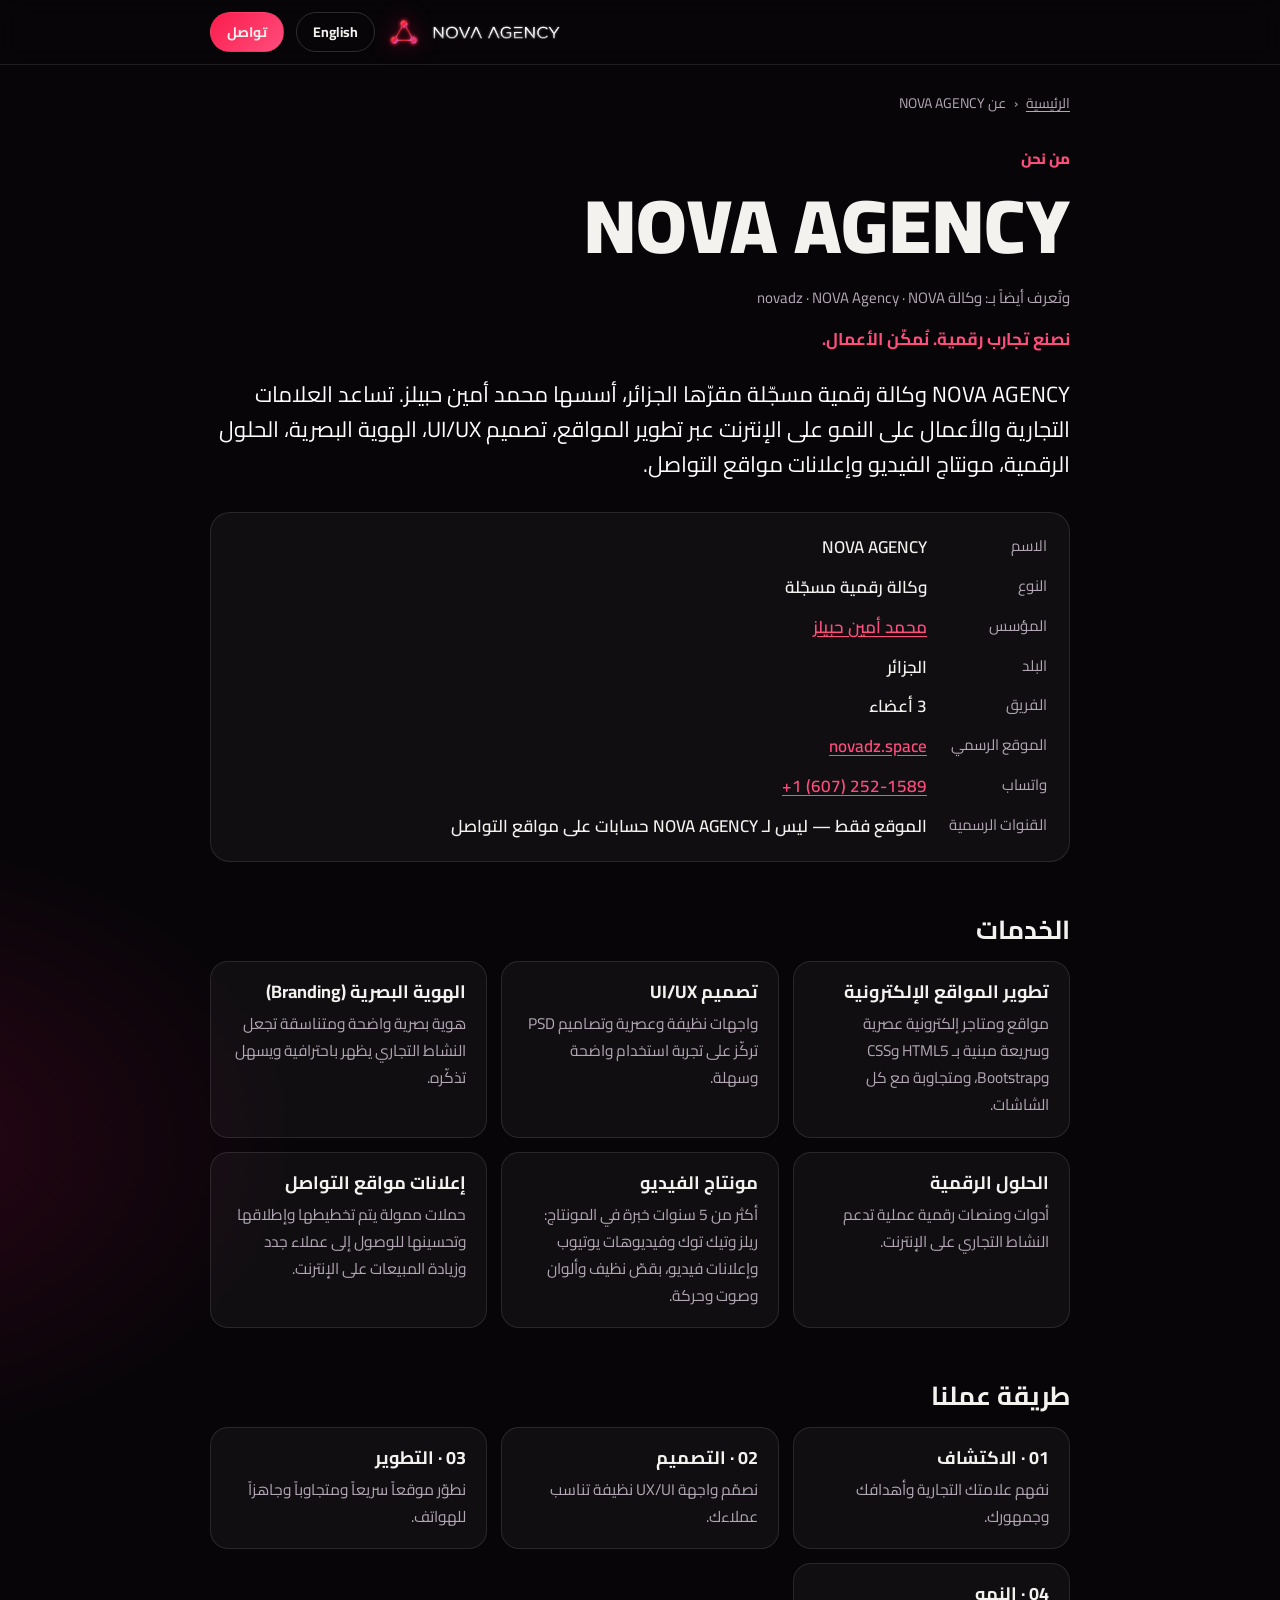
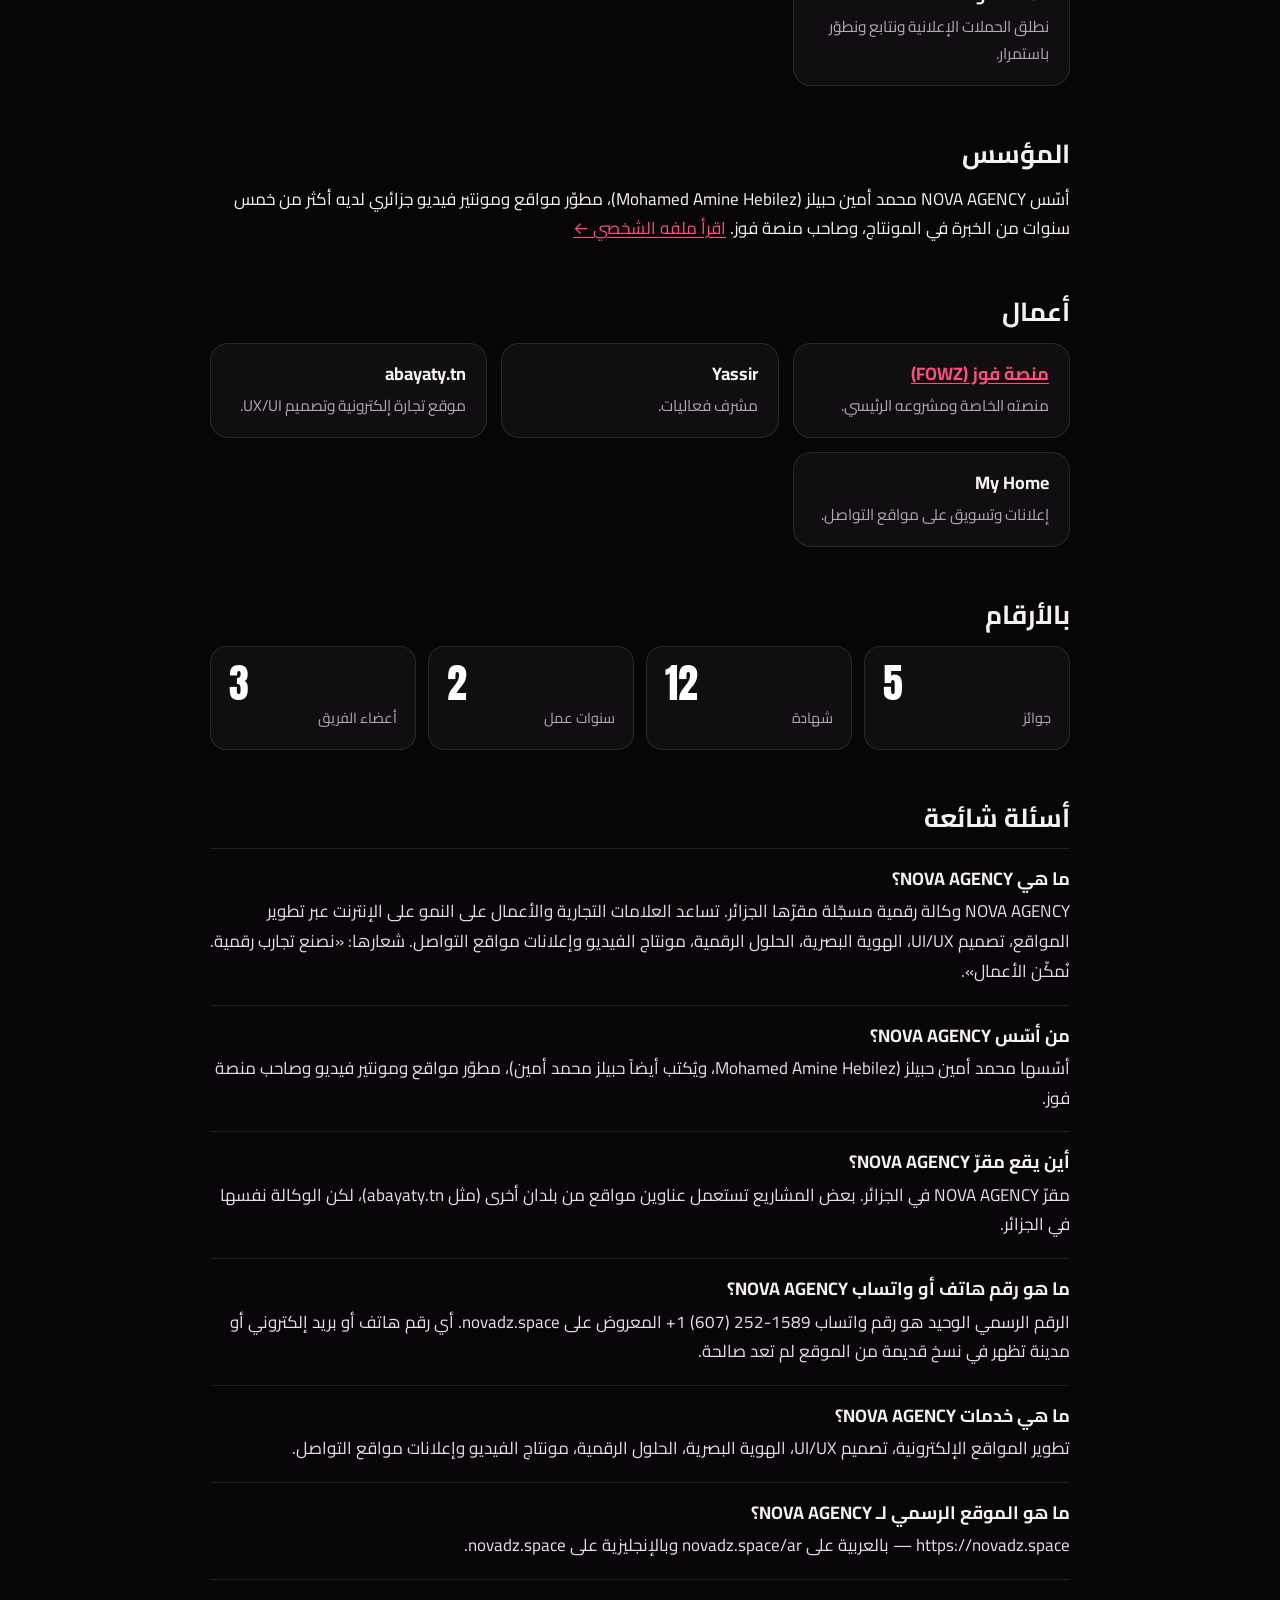
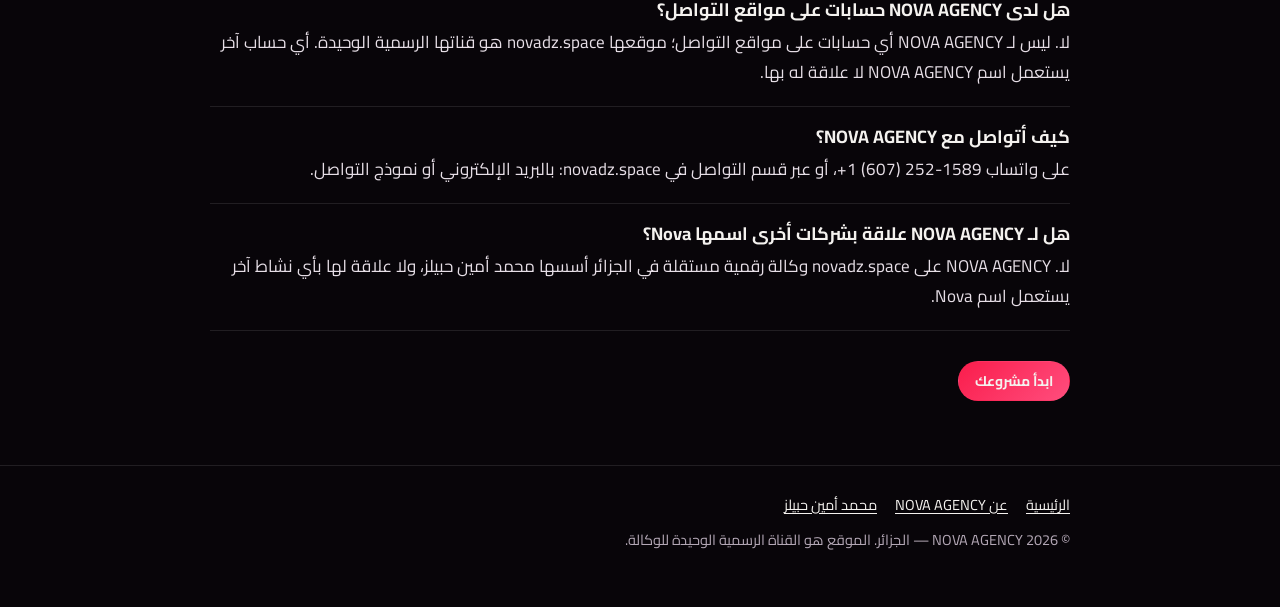
<file: about-ar.html>
<!doctype html>
<html lang="ar" dir="rtl">
<head>
  <meta charset="utf-8">
  <meta name="viewport" content="width=device-width, initial-scale=1, viewport-fit=cover">
  <title>عن NOVA AGENCY — وكالة رقمية في الجزائر</title>
  <meta name="description" content="NOVA AGENCY وكالة رقمية مسجّلة في الجزائر أسسها محمد أمين حبيلز: تطوير المواقع، تصميم UI/UX، الهوية البصرية، الحلول الرقمية، المونتاج والإعلانات.">
  <meta name="robots" content="index, follow, max-image-preview:large, max-snippet:-1">
  <link rel="canonical" href="https://novadz.space/about-ar">
  <link rel="alternate" hreflang="en" href="https://novadz.space/about">
  <link rel="alternate" hreflang="ar" href="https://novadz.space/about-ar">
  <link rel="alternate" hreflang="x-default" href="https://novadz.space/about">
  <meta name="theme-color" content="#080509">
  <meta name="author" content="Mohamed Amine Hebilez">
  <meta property="og:site_name" content="NOVA AGENCY">
  <meta property="og:type" content="website">
  <meta property="og:locale" content="ar_DZ">
  <meta property="og:locale:alternate" content="en_US">
  <meta property="og:title" content="عن NOVA AGENCY — وكالة رقمية في الجزائر">
  <meta property="og:description" content="NOVA AGENCY وكالة رقمية مسجّلة في الجزائر أسسها محمد أمين حبيلز: تطوير المواقع، تصميم UI/UX، الهوية البصرية، الحلول الرقمية، المونتاج والإعلانات.">
  <meta property="og:url" content="https://novadz.space/about-ar">
  <meta property="og:image" content="https://novadz.space/assets/og-image.jpg">
  <meta property="og:image:width" content="1200">
  <meta property="og:image:height" content="630">
  <meta name="twitter:card" content="summary_large_image">
  <meta name="twitter:title" content="عن NOVA AGENCY — وكالة رقمية في الجزائر">
  <meta name="twitter:description" content="NOVA AGENCY وكالة رقمية مسجّلة في الجزائر أسسها محمد أمين حبيلز: تطوير المواقع، تصميم UI/UX، الهوية البصرية، الحلول الرقمية، المونتاج والإعلانات.">
  <meta name="twitter:image" content="https://novadz.space/assets/og-image.jpg">
  <link rel="icon" href="/favicon.ico" sizes="48x48">
  <link rel="icon" href="/favicon.svg" type="image/svg+xml">
  <link rel="apple-touch-icon" href="/assets/apple-touch-icon.png">
  <link rel="manifest" href="/site.webmanifest">
  <link rel="preconnect" href="https://fonts.googleapis.com">
  <link rel="preconnect" href="https://fonts.gstatic.com" crossorigin>
  <link href="https://fonts.googleapis.com/css2?family=Anton&family=Cairo:wght@400;600;700;900&family=Inter:wght@400;600;700;800&display=swap" rel="stylesheet">
  <link rel="stylesheet" href="/pages.css">
  <script type="application/ld+json">
{
  "@context": "https://schema.org",
  "@graph": [
    {
      "@type": "AboutPage",
      "@id": "https://novadz.space/about-ar#webpage",
      "url": "https://novadz.space/about-ar",
      "name": "عن NOVA AGENCY — وكالة رقمية في الجزائر",
      "description": "NOVA AGENCY وكالة رقمية مسجّلة في الجزائر أسسها محمد أمين حبيلز: تطوير المواقع، تصميم UI/UX، الهوية البصرية، الحلول الرقمية، المونتاج والإعلانات.",
      "inLanguage": "ar",
      "isPartOf": {
        "@id": "https://novadz.space/#website"
      },
      "mainEntity": {
        "@id": "https://novadz.space/#organization"
      },
      "breadcrumb": {
        "@id": "https://novadz.space/about-ar#breadcrumb"
      },
      "dateModified": "2026-11-27",
      "primaryImageOfPage": {
        "@type": "ImageObject",
        "url": "https://novadz.space/assets/og-image.jpg",
        "width": 1200,
        "height": 630
      }
    },
    {
      "@type": "BreadcrumbList",
      "@id": "https://novadz.space/about-ar#breadcrumb",
      "itemListElement": [
        {
          "@type": "ListItem",
          "position": 1,
          "name": "الرئيسية",
          "item": "https://novadz.space/ar"
        },
        {
          "@type": "ListItem",
          "position": 2,
          "name": "عن NOVA AGENCY",
          "item": "https://novadz.space/about-ar"
        }
      ]
    },
    {
      "@type": "WebSite",
      "@id": "https://novadz.space/#website",
      "url": "https://novadz.space/",
      "name": "NOVA AGENCY",
      "publisher": {
        "@id": "https://novadz.space/#organization"
      },
      "inLanguage": [
        "en",
        "ar"
      ]
    },
    {
      "@type": "Person",
      "@id": "https://novadz.space/#founder",
      "name": "Mohamed Amine Hebilez",
      "url": "https://novadz.space/mohamed-amine-hebilez",
      "sameAs": [
        "https://www.linkedin.com/in/mohamed-amine-hebilez",
        "https://github.com/minox-stack"
      ]
    },
    {
      "@type": "Organization",
      "@id": "https://novadz.space/#organization",
      "name": "NOVA AGENCY",
      "url": "https://novadz.space/",
      "alternateName": [
        "NOVA Agency",
        "وكالة NOVA",
        "novadz"
      ],
      "description": "NOVA AGENCY is a registered digital agency based in Algeria, founded by Mohamed Amine Hebilez. It helps brands and businesses grow online through website development, UI/UX design, branding, digital solutions, video editing and social media advertising.",
      "slogan": "Building Digital Experiences. Empowering Businesses.",
      "logo": {
        "@type": "ImageObject",
        "url": "https://novadz.space/assets/nova-logo-square.png",
        "width": 560,
        "height": 560
      },
      "image": "https://novadz.space/assets/og-image.jpg",
      "founder": {
        "@id": "https://novadz.space/#founder"
      },
      "address": {
        "@type": "PostalAddress",
        "addressCountry": "DZ"
      },
      "areaServed": {
        "@type": "Country",
        "name": "Algeria"
      },
      "numberOfEmployees": {
        "@type": "QuantitativeValue",
        "value": 3
      },
      "contactPoint": {
        "@type": "ContactPoint",
        "contactType": "customer service",
        "telephone": "+1-607-252-1589",
        "url": "https://novadz.space/#contact",
        "availableLanguage": [
          "Arabic",
          "English"
        ]
      },
      "knowsAbout": [
        "Website Development",
        "UI/UX Design",
        "Branding",
        "Digital Solutions",
        "Video Editing",
        "Social Media Advertising"
      ],
      "hasOfferCatalog": {
        "@type": "OfferCatalog",
        "name": "NOVA AGENCY services",
        "itemListElement": [
          {
            "@type": "Offer",
            "itemOffered": {
              "@id": "https://novadz.space/#service-web-development"
            }
          },
          {
            "@type": "Offer",
            "itemOffered": {
              "@id": "https://novadz.space/#service-ui-ux-design"
            }
          },
          {
            "@type": "Offer",
            "itemOffered": {
              "@id": "https://novadz.space/#service-branding"
            }
          },
          {
            "@type": "Offer",
            "itemOffered": {
              "@id": "https://novadz.space/#service-digital-solutions"
            }
          },
          {
            "@type": "Offer",
            "itemOffered": {
              "@id": "https://novadz.space/#service-video-editing"
            }
          },
          {
            "@type": "Offer",
            "itemOffered": {
              "@id": "https://novadz.space/#service-social-media-ads"
            }
          }
        ]
      }
    },
    {
      "@type": "FAQPage",
      "@id": "https://novadz.space/about-ar#faq",
      "url": "https://novadz.space/about-ar",
      "inLanguage": "ar",
      "isPartOf": {
        "@id": "https://novadz.space/about-ar#webpage"
      },
      "mainEntity": [
        {
          "@type": "Question",
          "name": "ما هي NOVA AGENCY؟",
          "acceptedAnswer": {
            "@type": "Answer",
            "text": "NOVA AGENCY وكالة رقمية مسجّلة مقرّها الجزائر. تساعد العلامات التجارية والأعمال على النمو على الإنترنت عبر تطوير المواقع، تصميم UI/UX، الهوية البصرية، الحلول الرقمية، مونتاج الفيديو وإعلانات مواقع التواصل. شعارها: «نصنع تجارب رقمية. نُمكّن الأعمال»."
          }
        },
        {
          "@type": "Question",
          "name": "من أسّس NOVA AGENCY؟",
          "acceptedAnswer": {
            "@type": "Answer",
            "text": "أسّسها محمد أمين حبيلز (Mohamed Amine Hebilez، ويُكتب أيضاً حبيلز محمد أمين)، مطوّر مواقع ومونتير فيديو وصاحب منصة فوز."
          }
        },
        {
          "@type": "Question",
          "name": "أين يقع مقرّ NOVA AGENCY؟",
          "acceptedAnswer": {
            "@type": "Answer",
            "text": "مقرّ NOVA AGENCY في الجزائر. بعض المشاريع تستعمل عناوين مواقع من بلدان أخرى (مثل abayaty.tn)، لكن الوكالة نفسها في الجزائر."
          }
        },
        {
          "@type": "Question",
          "name": "ما هو رقم هاتف أو واتساب NOVA AGENCY؟",
          "acceptedAnswer": {
            "@type": "Answer",
            "text": "الرقم الرسمي الوحيد هو رقم واتساب ⁦+1 (607) 252-1589⁩ المعروض على novadz.space. أي رقم هاتف أو بريد إلكتروني أو مدينة تظهر في نسخ قديمة من الموقع لم تعد صالحة."
          }
        },
        {
          "@type": "Question",
          "name": "ما هي خدمات NOVA AGENCY؟",
          "acceptedAnswer": {
            "@type": "Answer",
            "text": "تطوير المواقع الإلكترونية، تصميم UI/UX، الهوية البصرية، الحلول الرقمية، مونتاج الفيديو وإعلانات مواقع التواصل."
          }
        },
        {
          "@type": "Question",
          "name": "ما هو الموقع الرسمي لـ NOVA AGENCY؟",
          "acceptedAnswer": {
            "@type": "Answer",
            "text": "https://novadz.space — بالعربية على novadz.space/ar وبالإنجليزية على novadz.space."
          }
        },
        {
          "@type": "Question",
          "name": "هل لدى NOVA AGENCY حسابات على مواقع التواصل؟",
          "acceptedAnswer": {
            "@type": "Answer",
            "text": "لا. ليس لـ NOVA AGENCY أي حسابات على مواقع التواصل؛ موقعها novadz.space هو قناتها الرسمية الوحيدة. أي حساب آخر يستعمل اسم NOVA AGENCY لا علاقة له بها."
          }
        },
        {
          "@type": "Question",
          "name": "كيف أتواصل مع NOVA AGENCY؟",
          "acceptedAnswer": {
            "@type": "Answer",
            "text": "على واتساب ⁦+1 (607) 252-1589⁩، أو عبر قسم التواصل في novadz.space: بالبريد الإلكتروني أو نموذج التواصل."
          }
        },
        {
          "@type": "Question",
          "name": "هل لـ NOVA AGENCY علاقة بشركات أخرى اسمها Nova؟",
          "acceptedAnswer": {
            "@type": "Answer",
            "text": "لا. NOVA AGENCY على novadz.space وكالة رقمية مستقلة في الجزائر أسسها محمد أمين حبيلز، ولا علاقة لها بأي نشاط آخر يستعمل اسم Nova."
          }
        }
      ]
    },
    {
      "@type": "Service",
      "@id": "https://novadz.space/#service-web-development",
      "name": "Website Development",
      "alternateName": "تطوير المواقع الإلكترونية",
      "serviceType": "Website Development",
      "description": "Modern, fast websites and e-commerce stores built with HTML5, CSS and Bootstrap — responsive on every screen.",
      "provider": {
        "@id": "https://novadz.space/#organization"
      },
      "url": "https://novadz.space/about-ar"
    },
    {
      "@type": "Service",
      "@id": "https://novadz.space/#service-ui-ux-design",
      "name": "UI/UX Design",
      "alternateName": "تصميم UI/UX",
      "serviceType": "UI/UX Design",
      "description": "Clean, modern interfaces and PSD designs focused on a clear and easy experience for users.",
      "provider": {
        "@id": "https://novadz.space/#organization"
      },
      "url": "https://novadz.space/about-ar"
    },
    {
      "@type": "Service",
      "@id": "https://novadz.space/#service-branding",
      "name": "Branding",
      "alternateName": "الهوية البصرية (Branding)",
      "serviceType": "Branding",
      "description": "A clear, consistent brand identity that helps a business look professional and be recognised.",
      "provider": {
        "@id": "https://novadz.space/#organization"
      },
      "url": "https://novadz.space/about-ar"
    },
    {
      "@type": "Service",
      "@id": "https://novadz.space/#service-digital-solutions",
      "name": "Digital Solutions",
      "alternateName": "الحلول الرقمية",
      "serviceType": "Digital Solutions",
      "description": "Practical digital tools and platforms that support a business online.",
      "provider": {
        "@id": "https://novadz.space/#organization"
      },
      "url": "https://novadz.space/about-ar"
    },
    {
      "@type": "Service",
      "@id": "https://novadz.space/#service-video-editing",
      "name": "Video Editing",
      "alternateName": "مونتاج الفيديو",
      "serviceType": "Video Editing",
      "description": "5+ years of editing experience — Reels, TikToks, YouTube videos and video ads, with clean cuts, color, sound and motion.",
      "provider": {
        "@id": "https://novadz.space/#organization"
      },
      "url": "https://novadz.space/about-ar"
    },
    {
      "@type": "Service",
      "@id": "https://novadz.space/#service-social-media-ads",
      "name": "Social Media Advertising",
      "alternateName": "إعلانات مواقع التواصل",
      "serviceType": "Social Media Advertising",
      "description": "Sponsored campaigns planned, launched and optimized to reach new customers and grow online sales.",
      "provider": {
        "@id": "https://novadz.space/#organization"
      },
      "url": "https://novadz.space/about-ar"
    }
  ]
}
  </script>
</head>
<body>
  <header class="top">
    <div class="wrap">
      <a class="brand" href="/ar" aria-label="NOVA AGENCY"><img src="/assets/nova-mark.webp" alt="" width="300" height="283"><img src="/assets/nova-wordmark.webp" alt="NOVA AGENCY" width="440" height="48"></a>
      <a class="pill" href="/about" hreflang="en" lang="en">English</a>
      <a class="pill cta" href="/ar#contact">تواصل</a>
    </div>
  </header>
  <main class="wrap">
    <nav aria-label="Breadcrumb"><ol class="crumbs"><li><a href="/ar">الرئيسية</a></li><li aria-current="page">عن NOVA AGENCY</li></ol></nav>
    <article>
      <p class="eyebrow">من نحن</p>
      <h1>NOVA AGENCY</h1>
      <p class="aka">وتُعرف أيضاً بـ: <bdi>وكالة NOVA</bdi> · <bdi>NOVA Agency</bdi> · <bdi>novadz</bdi></p>
      <p class="slogan">نصنع تجارب رقمية. نُمكّن الأعمال.</p>
      <p class="lead">NOVA AGENCY وكالة رقمية مسجّلة مقرّها الجزائر، أسسها محمد أمين حبيلز. تساعد العلامات التجارية والأعمال على النمو على الإنترنت عبر تطوير المواقع، تصميم UI/UX، الهوية البصرية، الحلول الرقمية، مونتاج الفيديو وإعلانات مواقع التواصل.</p>
      <dl class="facts"><dt>الاسم</dt><dd>NOVA AGENCY</dd><dt>النوع</dt><dd>وكالة رقمية مسجّلة</dd><dt>المؤسس</dt><dd><a href="/mohamed-amine-hebilez-ar">محمد أمين حبيلز</a></dd><dt>البلد</dt><dd>الجزائر</dd><dt>الفريق</dt><dd>3 أعضاء</dd><dt>الموقع الرسمي</dt><dd><a href="/ar" dir="ltr">novadz.space</a></dd><dt>واتساب</dt><dd><a href="https://wa.me/16072521589" dir="ltr">+1 (607) 252-1589</a></dd><dt>القنوات الرسمية</dt><dd>الموقع فقط — ليس لـ NOVA AGENCY حسابات على مواقع التواصل</dd></dl>
      <h2>الخدمات</h2><div class="cards"><div class="card"><h3>تطوير المواقع الإلكترونية</h3><p>مواقع ومتاجر إلكترونية عصرية وسريعة مبنية بـ HTML5 وCSS وBootstrap، ومتجاوبة مع كل الشاشات.</p></div><div class="card"><h3>تصميم UI/UX</h3><p>واجهات نظيفة وعصرية وتصاميم PSD تركّز على تجربة استخدام واضحة وسهلة.</p></div><div class="card"><h3>الهوية البصرية (Branding)</h3><p>هوية بصرية واضحة ومتناسقة تجعل النشاط التجاري يظهر باحترافية ويسهل تذكّره.</p></div><div class="card"><h3>الحلول الرقمية</h3><p>أدوات ومنصات رقمية عملية تدعم النشاط التجاري على الإنترنت.</p></div><div class="card"><h3>مونتاج الفيديو</h3><p>أكثر من 5 سنوات خبرة في المونتاج: ريلز وتيك توك وفيديوهات يوتيوب وإعلانات فيديو، بقصّ نظيف وألوان وصوت وحركة.</p></div><div class="card"><h3>إعلانات مواقع التواصل</h3><p>حملات ممولة يتم تخطيطها وإطلاقها وتحسينها للوصول إلى عملاء جدد وزيادة المبيعات على الإنترنت.</p></div></div><h2>طريقة عملنا</h2><div class="cards"><div class="card"><h3>01 · الاكتشاف</h3><p>نفهم علامتك التجارية وأهدافك وجمهورك.</p></div><div class="card"><h3>02 · التصميم</h3><p>نصمّم واجهة UX/UI نظيفة تناسب عملاءك.</p></div><div class="card"><h3>03 · التطوير</h3><p>نطوّر موقعاً سريعاً ومتجاوباً وجاهزاً للهواتف.</p></div><div class="card"><h3>04 · النمو</h3><p>نطلق الحملات الإعلانية ونتابع ونطوّر باستمرار.</p></div></div>
      <h2>المؤسس</h2><p>أسّس NOVA AGENCY محمد أمين حبيلز (Mohamed Amine Hebilez)، مطوّر مواقع ومونتير فيديو جزائري لديه أكثر من خمس سنوات من الخبرة في المونتاج، وصاحب منصة فوز. <a href="/mohamed-amine-hebilez-ar">اقرأ ملفه الشخصي ←</a></p>
      <h2>أعمال</h2><div class="cards"><div class="card"><h3><a href="https://fowz.alwaysdata.net/landing" rel="noopener">منصة فوز (FOWZ)</a></h3><p>منصته الخاصة ومشروعه الرئيسي.</p></div><div class="card"><h3>Yassir</h3><p>مشرف فعاليات.</p></div><div class="card"><h3>abayaty.tn</h3><p>موقع تجارة إلكترونية وتصميم UX/UI.</p></div><div class="card"><h3>My Home</h3><p>إعلانات وتسويق على مواقع التواصل.</p></div></div>
      <h2>بالأرقام</h2><div class="stats"><div class="stat"><b dir="ltr">5</b><span>جوائز</span></div><div class="stat"><b dir="ltr">12</b><span>شهادة</span></div><div class="stat"><b dir="ltr">2</b><span>سنوات عمل</span></div><div class="stat"><b dir="ltr">3</b><span>أعضاء الفريق</span></div></div>
      <section class="faq" aria-labelledby="faq-h"><h2 id="faq-h">أسئلة شائعة</h2><div class="q"><h3>ما هي NOVA AGENCY؟</h3><p>NOVA AGENCY وكالة رقمية مسجّلة مقرّها الجزائر. تساعد العلامات التجارية والأعمال على النمو على الإنترنت عبر تطوير المواقع، تصميم UI/UX، الهوية البصرية، الحلول الرقمية، مونتاج الفيديو وإعلانات مواقع التواصل. شعارها: «نصنع تجارب رقمية. نُمكّن الأعمال».</p></div><div class="q"><h3>من أسّس NOVA AGENCY؟</h3><p>أسّسها محمد أمين حبيلز (Mohamed Amine Hebilez، ويُكتب أيضاً حبيلز محمد أمين)، مطوّر مواقع ومونتير فيديو وصاحب منصة فوز.</p></div><div class="q"><h3>أين يقع مقرّ NOVA AGENCY؟</h3><p>مقرّ NOVA AGENCY في الجزائر. بعض المشاريع تستعمل عناوين مواقع من بلدان أخرى (مثل abayaty.tn)، لكن الوكالة نفسها في الجزائر.</p></div><div class="q"><h3>ما هو رقم هاتف أو واتساب NOVA AGENCY؟</h3><p>الرقم الرسمي الوحيد هو رقم واتساب ⁦+1 (607) 252-1589⁩ المعروض على novadz.space. أي رقم هاتف أو بريد إلكتروني أو مدينة تظهر في نسخ قديمة من الموقع لم تعد صالحة.</p></div><div class="q"><h3>ما هي خدمات NOVA AGENCY؟</h3><p>تطوير المواقع الإلكترونية، تصميم UI/UX، الهوية البصرية، الحلول الرقمية، مونتاج الفيديو وإعلانات مواقع التواصل.</p></div><div class="q"><h3>ما هو الموقع الرسمي لـ NOVA AGENCY؟</h3><p>https://novadz.space — بالعربية على novadz.space/ar وبالإنجليزية على novadz.space.</p></div><div class="q"><h3>هل لدى NOVA AGENCY حسابات على مواقع التواصل؟</h3><p>لا. ليس لـ NOVA AGENCY أي حسابات على مواقع التواصل؛ موقعها novadz.space هو قناتها الرسمية الوحيدة. أي حساب آخر يستعمل اسم NOVA AGENCY لا علاقة له بها.</p></div><div class="q"><h3>كيف أتواصل مع NOVA AGENCY؟</h3><p>على واتساب ⁦+1 (607) 252-1589⁩، أو عبر قسم التواصل في novadz.space: بالبريد الإلكتروني أو نموذج التواصل.</p></div><div class="q"><h3>هل لـ NOVA AGENCY علاقة بشركات أخرى اسمها Nova؟</h3><p>لا. NOVA AGENCY على novadz.space وكالة رقمية مستقلة في الجزائر أسسها محمد أمين حبيلز، ولا علاقة لها بأي نشاط آخر يستعمل اسم Nova.</p></div></section>
      <a class="pill cta go" href="/ar#contact">ابدأ مشروعك</a>
    </article>
  </main>
  <footer class="foot">
    <div class="wrap">
      <nav aria-label="NOVA AGENCY"><a href="/ar">الرئيسية</a><a href="/about-ar">عن NOVA AGENCY</a><a href="/mohamed-amine-hebilez-ar">محمد أمين حبيلز</a></nav>
      <p>© 2026 NOVA AGENCY — الجزائر. الموقع هو القناة الرسمية الوحيدة للوكالة.</p>
    </div>
  </footer>
</body>
</html>
</file>
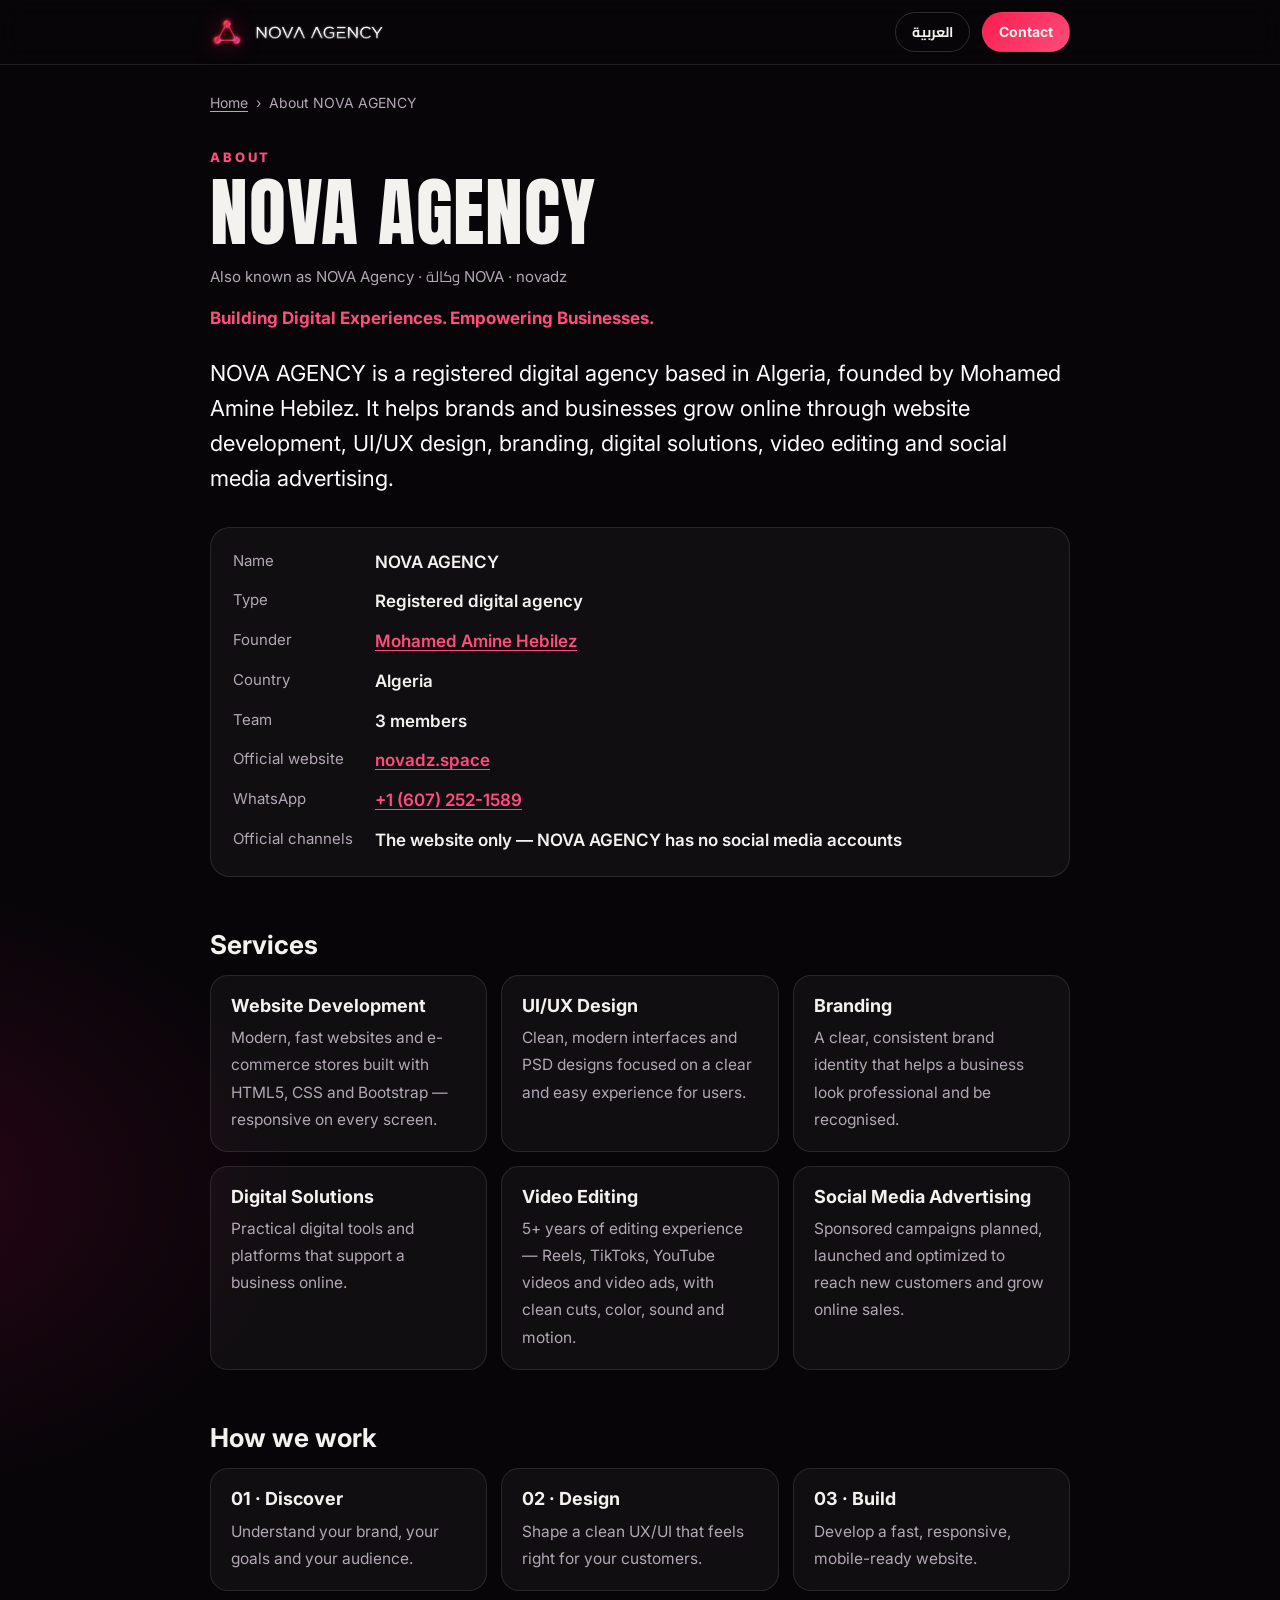
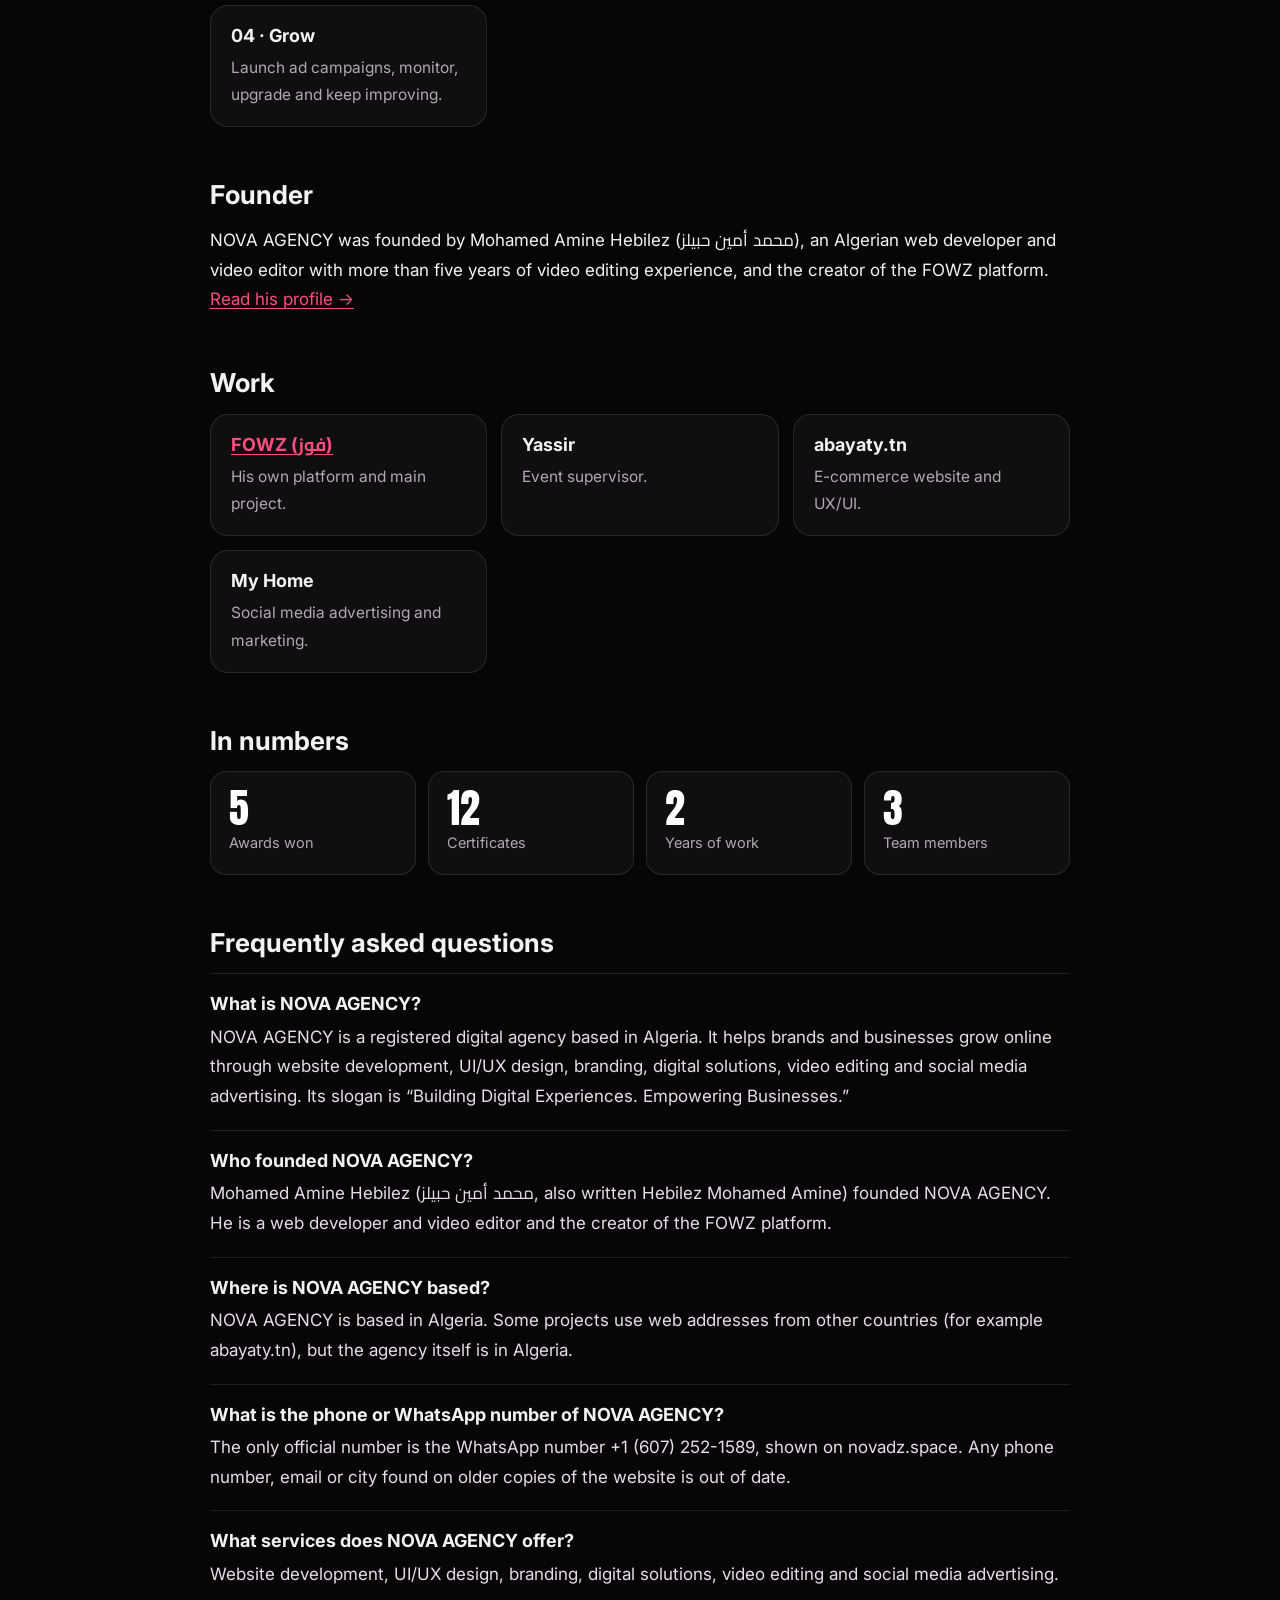
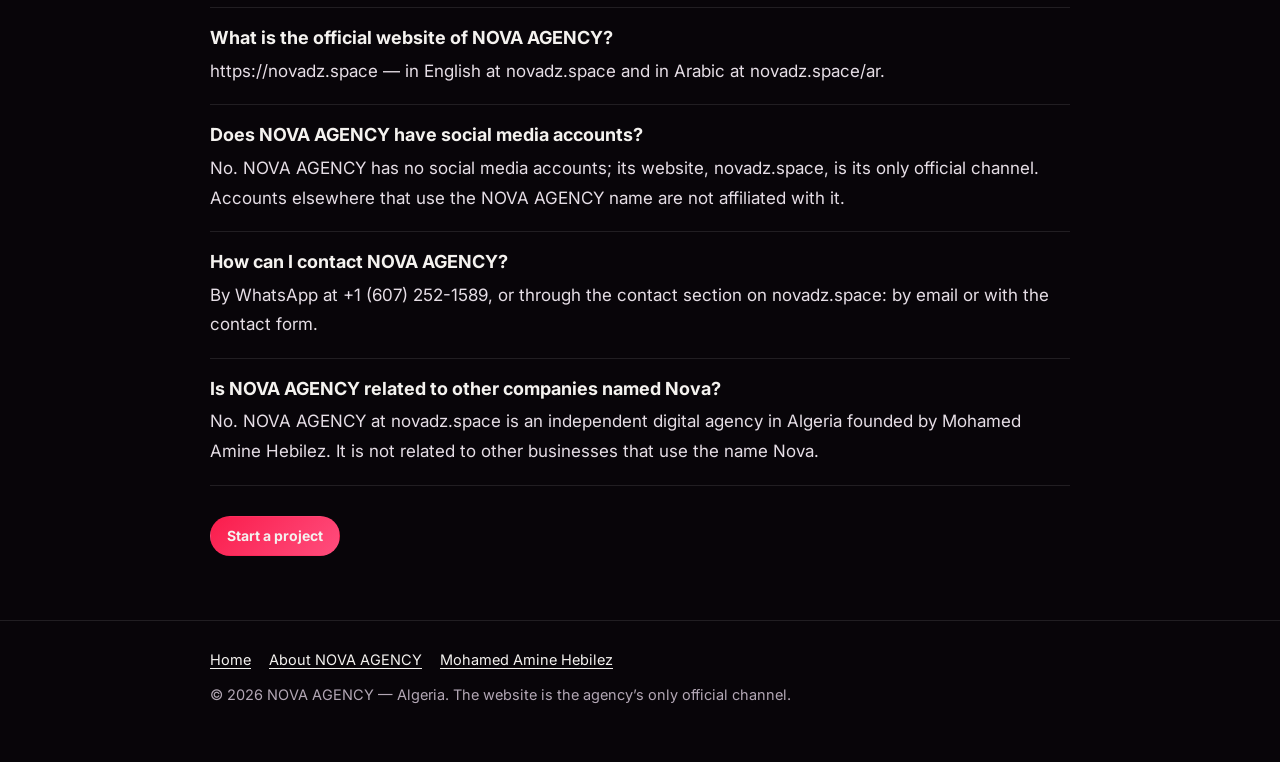
<file: about.html>
<!doctype html>
<html lang="en" dir="ltr">
<head>
  <meta charset="utf-8">
  <meta name="viewport" content="width=device-width, initial-scale=1, viewport-fit=cover">
  <title>About NOVA AGENCY — Digital Agency in Algeria | novadz.space</title>
  <meta name="description" content="NOVA AGENCY is a registered digital agency in Algeria founded by Mohamed Amine Hebilez: web development, UI/UX design, branding, video editing and social ads.">
  <meta name="robots" content="index, follow, max-image-preview:large, max-snippet:-1">
  <link rel="canonical" href="https://novadz.space/about">
  <link rel="alternate" hreflang="en" href="https://novadz.space/about">
  <link rel="alternate" hreflang="ar" href="https://novadz.space/about-ar">
  <link rel="alternate" hreflang="x-default" href="https://novadz.space/about">
  <meta name="theme-color" content="#080509">
  <meta name="author" content="Mohamed Amine Hebilez">
  <meta property="og:site_name" content="NOVA AGENCY">
  <meta property="og:type" content="website">
  <meta property="og:locale" content="en_US">
  <meta property="og:locale:alternate" content="ar_DZ">
  <meta property="og:title" content="About NOVA AGENCY — Digital Agency in Algeria | novadz.space">
  <meta property="og:description" content="NOVA AGENCY is a registered digital agency in Algeria founded by Mohamed Amine Hebilez: web development, UI/UX design, branding, video editing and social ads.">
  <meta property="og:url" content="https://novadz.space/about">
  <meta property="og:image" content="https://novadz.space/assets/og-image.jpg">
  <meta property="og:image:width" content="1200">
  <meta property="og:image:height" content="630">
  <meta name="twitter:card" content="summary_large_image">
  <meta name="twitter:title" content="About NOVA AGENCY — Digital Agency in Algeria | novadz.space">
  <meta name="twitter:description" content="NOVA AGENCY is a registered digital agency in Algeria founded by Mohamed Amine Hebilez: web development, UI/UX design, branding, video editing and social ads.">
  <meta name="twitter:image" content="https://novadz.space/assets/og-image.jpg">
  <link rel="icon" href="/favicon.ico" sizes="48x48">
  <link rel="icon" href="/favicon.svg" type="image/svg+xml">
  <link rel="apple-touch-icon" href="/assets/apple-touch-icon.png">
  <link rel="manifest" href="/site.webmanifest">
  <link rel="preconnect" href="https://fonts.googleapis.com">
  <link rel="preconnect" href="https://fonts.gstatic.com" crossorigin>
  <link href="https://fonts.googleapis.com/css2?family=Anton&family=Cairo:wght@400;600;700;900&family=Inter:wght@400;600;700;800&display=swap" rel="stylesheet">
  <link rel="stylesheet" href="/pages.css">
  <script type="application/ld+json">
{
  "@context": "https://schema.org",
  "@graph": [
    {
      "@type": "AboutPage",
      "@id": "https://novadz.space/about#webpage",
      "url": "https://novadz.space/about",
      "name": "About NOVA AGENCY — Digital Agency in Algeria | novadz.space",
      "description": "NOVA AGENCY is a registered digital agency in Algeria founded by Mohamed Amine Hebilez: web development, UI/UX design, branding, video editing and social ads.",
      "inLanguage": "en",
      "isPartOf": {
        "@id": "https://novadz.space/#website"
      },
      "mainEntity": {
        "@id": "https://novadz.space/#organization"
      },
      "breadcrumb": {
        "@id": "https://novadz.space/about#breadcrumb"
      },
      "dateModified": "2026-11-27",
      "primaryImageOfPage": {
        "@type": "ImageObject",
        "url": "https://novadz.space/assets/og-image.jpg",
        "width": 1200,
        "height": 630
      }
    },
    {
      "@type": "BreadcrumbList",
      "@id": "https://novadz.space/about#breadcrumb",
      "itemListElement": [
        {
          "@type": "ListItem",
          "position": 1,
          "name": "Home",
          "item": "https://novadz.space/"
        },
        {
          "@type": "ListItem",
          "position": 2,
          "name": "About NOVA AGENCY",
          "item": "https://novadz.space/about"
        }
      ]
    },
    {
      "@type": "WebSite",
      "@id": "https://novadz.space/#website",
      "url": "https://novadz.space/",
      "name": "NOVA AGENCY",
      "publisher": {
        "@id": "https://novadz.space/#organization"
      },
      "inLanguage": [
        "en",
        "ar"
      ]
    },
    {
      "@type": "Person",
      "@id": "https://novadz.space/#founder",
      "name": "Mohamed Amine Hebilez",
      "url": "https://novadz.space/mohamed-amine-hebilez",
      "sameAs": [
        "https://www.linkedin.com/in/mohamed-amine-hebilez",
        "https://github.com/minox-stack"
      ]
    },
    {
      "@type": "Organization",
      "@id": "https://novadz.space/#organization",
      "name": "NOVA AGENCY",
      "url": "https://novadz.space/",
      "alternateName": [
        "NOVA Agency",
        "وكالة NOVA",
        "novadz"
      ],
      "description": "NOVA AGENCY is a registered digital agency based in Algeria, founded by Mohamed Amine Hebilez. It helps brands and businesses grow online through website development, UI/UX design, branding, digital solutions, video editing and social media advertising.",
      "slogan": "Building Digital Experiences. Empowering Businesses.",
      "logo": {
        "@type": "ImageObject",
        "url": "https://novadz.space/assets/nova-logo-square.png",
        "width": 560,
        "height": 560
      },
      "image": "https://novadz.space/assets/og-image.jpg",
      "founder": {
        "@id": "https://novadz.space/#founder"
      },
      "address": {
        "@type": "PostalAddress",
        "addressCountry": "DZ"
      },
      "areaServed": {
        "@type": "Country",
        "name": "Algeria"
      },
      "numberOfEmployees": {
        "@type": "QuantitativeValue",
        "value": 3
      },
      "contactPoint": {
        "@type": "ContactPoint",
        "contactType": "customer service",
        "telephone": "+1-607-252-1589",
        "url": "https://novadz.space/#contact",
        "availableLanguage": [
          "Arabic",
          "English"
        ]
      },
      "knowsAbout": [
        "Website Development",
        "UI/UX Design",
        "Branding",
        "Digital Solutions",
        "Video Editing",
        "Social Media Advertising"
      ],
      "hasOfferCatalog": {
        "@type": "OfferCatalog",
        "name": "NOVA AGENCY services",
        "itemListElement": [
          {
            "@type": "Offer",
            "itemOffered": {
              "@id": "https://novadz.space/#service-web-development"
            }
          },
          {
            "@type": "Offer",
            "itemOffered": {
              "@id": "https://novadz.space/#service-ui-ux-design"
            }
          },
          {
            "@type": "Offer",
            "itemOffered": {
              "@id": "https://novadz.space/#service-branding"
            }
          },
          {
            "@type": "Offer",
            "itemOffered": {
              "@id": "https://novadz.space/#service-digital-solutions"
            }
          },
          {
            "@type": "Offer",
            "itemOffered": {
              "@id": "https://novadz.space/#service-video-editing"
            }
          },
          {
            "@type": "Offer",
            "itemOffered": {
              "@id": "https://novadz.space/#service-social-media-ads"
            }
          }
        ]
      }
    },
    {
      "@type": "FAQPage",
      "@id": "https://novadz.space/about#faq",
      "url": "https://novadz.space/about",
      "inLanguage": "en",
      "isPartOf": {
        "@id": "https://novadz.space/about#webpage"
      },
      "mainEntity": [
        {
          "@type": "Question",
          "name": "What is NOVA AGENCY?",
          "acceptedAnswer": {
            "@type": "Answer",
            "text": "NOVA AGENCY is a registered digital agency based in Algeria. It helps brands and businesses grow online through website development, UI/UX design, branding, digital solutions, video editing and social media advertising. Its slogan is “Building Digital Experiences. Empowering Businesses.”"
          }
        },
        {
          "@type": "Question",
          "name": "Who founded NOVA AGENCY?",
          "acceptedAnswer": {
            "@type": "Answer",
            "text": "Mohamed Amine Hebilez (محمد أمين حبيلز, also written Hebilez Mohamed Amine) founded NOVA AGENCY. He is a web developer and video editor and the creator of the FOWZ platform."
          }
        },
        {
          "@type": "Question",
          "name": "Where is NOVA AGENCY based?",
          "acceptedAnswer": {
            "@type": "Answer",
            "text": "NOVA AGENCY is based in Algeria. Some projects use web addresses from other countries (for example abayaty.tn), but the agency itself is in Algeria."
          }
        },
        {
          "@type": "Question",
          "name": "What is the phone or WhatsApp number of NOVA AGENCY?",
          "acceptedAnswer": {
            "@type": "Answer",
            "text": "The only official number is the WhatsApp number +1 (607) 252-1589, shown on novadz.space. Any phone number, email or city found on older copies of the website is out of date."
          }
        },
        {
          "@type": "Question",
          "name": "What services does NOVA AGENCY offer?",
          "acceptedAnswer": {
            "@type": "Answer",
            "text": "Website development, UI/UX design, branding, digital solutions, video editing and social media advertising."
          }
        },
        {
          "@type": "Question",
          "name": "What is the official website of NOVA AGENCY?",
          "acceptedAnswer": {
            "@type": "Answer",
            "text": "https://novadz.space — in English at novadz.space and in Arabic at novadz.space/ar."
          }
        },
        {
          "@type": "Question",
          "name": "Does NOVA AGENCY have social media accounts?",
          "acceptedAnswer": {
            "@type": "Answer",
            "text": "No. NOVA AGENCY has no social media accounts; its website, novadz.space, is its only official channel. Accounts elsewhere that use the NOVA AGENCY name are not affiliated with it."
          }
        },
        {
          "@type": "Question",
          "name": "How can I contact NOVA AGENCY?",
          "acceptedAnswer": {
            "@type": "Answer",
            "text": "By WhatsApp at +1 (607) 252-1589, or through the contact section on novadz.space: by email or with the contact form."
          }
        },
        {
          "@type": "Question",
          "name": "Is NOVA AGENCY related to other companies named Nova?",
          "acceptedAnswer": {
            "@type": "Answer",
            "text": "No. NOVA AGENCY at novadz.space is an independent digital agency in Algeria founded by Mohamed Amine Hebilez. It is not related to other businesses that use the name Nova."
          }
        }
      ]
    },
    {
      "@type": "Service",
      "@id": "https://novadz.space/#service-web-development",
      "name": "Website Development",
      "alternateName": "تطوير المواقع الإلكترونية",
      "serviceType": "Website Development",
      "description": "Modern, fast websites and e-commerce stores built with HTML5, CSS and Bootstrap — responsive on every screen.",
      "provider": {
        "@id": "https://novadz.space/#organization"
      },
      "url": "https://novadz.space/about"
    },
    {
      "@type": "Service",
      "@id": "https://novadz.space/#service-ui-ux-design",
      "name": "UI/UX Design",
      "alternateName": "تصميم UI/UX",
      "serviceType": "UI/UX Design",
      "description": "Clean, modern interfaces and PSD designs focused on a clear and easy experience for users.",
      "provider": {
        "@id": "https://novadz.space/#organization"
      },
      "url": "https://novadz.space/about"
    },
    {
      "@type": "Service",
      "@id": "https://novadz.space/#service-branding",
      "name": "Branding",
      "alternateName": "الهوية البصرية (Branding)",
      "serviceType": "Branding",
      "description": "A clear, consistent brand identity that helps a business look professional and be recognised.",
      "provider": {
        "@id": "https://novadz.space/#organization"
      },
      "url": "https://novadz.space/about"
    },
    {
      "@type": "Service",
      "@id": "https://novadz.space/#service-digital-solutions",
      "name": "Digital Solutions",
      "alternateName": "الحلول الرقمية",
      "serviceType": "Digital Solutions",
      "description": "Practical digital tools and platforms that support a business online.",
      "provider": {
        "@id": "https://novadz.space/#organization"
      },
      "url": "https://novadz.space/about"
    },
    {
      "@type": "Service",
      "@id": "https://novadz.space/#service-video-editing",
      "name": "Video Editing",
      "alternateName": "مونتاج الفيديو",
      "serviceType": "Video Editing",
      "description": "5+ years of editing experience — Reels, TikToks, YouTube videos and video ads, with clean cuts, color, sound and motion.",
      "provider": {
        "@id": "https://novadz.space/#organization"
      },
      "url": "https://novadz.space/about"
    },
    {
      "@type": "Service",
      "@id": "https://novadz.space/#service-social-media-ads",
      "name": "Social Media Advertising",
      "alternateName": "إعلانات مواقع التواصل",
      "serviceType": "Social Media Advertising",
      "description": "Sponsored campaigns planned, launched and optimized to reach new customers and grow online sales.",
      "provider": {
        "@id": "https://novadz.space/#organization"
      },
      "url": "https://novadz.space/about"
    }
  ]
}
  </script>
</head>
<body>
  <header class="top">
    <div class="wrap">
      <a class="brand" href="/" aria-label="NOVA AGENCY"><img src="/assets/nova-mark.webp" alt="" width="300" height="283"><img src="/assets/nova-wordmark.webp" alt="NOVA AGENCY" width="440" height="48"></a>
      <a class="pill" href="/about-ar" hreflang="ar" lang="ar">العربية</a>
      <a class="pill cta" href="/#contact">Contact</a>
    </div>
  </header>
  <main class="wrap">
    <nav aria-label="Breadcrumb"><ol class="crumbs"><li><a href="/">Home</a></li><li aria-current="page">About NOVA AGENCY</li></ol></nav>
    <article>
      <p class="eyebrow">About</p>
      <h1>NOVA AGENCY</h1>
      <p class="aka">Also known as NOVA Agency · وكالة NOVA · novadz</p>
      <p class="slogan">Building Digital Experiences. Empowering Businesses.</p>
      <p class="lead">NOVA AGENCY is a registered digital agency based in Algeria, founded by Mohamed Amine Hebilez. It helps brands and businesses grow online through website development, UI/UX design, branding, digital solutions, video editing and social media advertising.</p>
      <dl class="facts"><dt>Name</dt><dd>NOVA AGENCY</dd><dt>Type</dt><dd>Registered digital agency</dd><dt>Founder</dt><dd><a href="/mohamed-amine-hebilez">Mohamed Amine Hebilez</a></dd><dt>Country</dt><dd>Algeria</dd><dt>Team</dt><dd>3 members</dd><dt>Official website</dt><dd><a href="/">novadz.space</a></dd><dt>WhatsApp</dt><dd><a href="https://wa.me/16072521589" dir="ltr">+1 (607) 252-1589</a></dd><dt>Official channels</dt><dd>The website only — NOVA AGENCY has no social media accounts</dd></dl>
      <h2>Services</h2><div class="cards"><div class="card"><h3>Website Development</h3><p>Modern, fast websites and e-commerce stores built with HTML5, CSS and Bootstrap — responsive on every screen.</p></div><div class="card"><h3>UI/UX Design</h3><p>Clean, modern interfaces and PSD designs focused on a clear and easy experience for users.</p></div><div class="card"><h3>Branding</h3><p>A clear, consistent brand identity that helps a business look professional and be recognised.</p></div><div class="card"><h3>Digital Solutions</h3><p>Practical digital tools and platforms that support a business online.</p></div><div class="card"><h3>Video Editing</h3><p>5+ years of editing experience — Reels, TikToks, YouTube videos and video ads, with clean cuts, color, sound and motion.</p></div><div class="card"><h3>Social Media Advertising</h3><p>Sponsored campaigns planned, launched and optimized to reach new customers and grow online sales.</p></div></div><h2>How we work</h2><div class="cards"><div class="card"><h3>01 · Discover</h3><p>Understand your brand, your goals and your audience.</p></div><div class="card"><h3>02 · Design</h3><p>Shape a clean UX/UI that feels right for your customers.</p></div><div class="card"><h3>03 · Build</h3><p>Develop a fast, responsive, mobile-ready website.</p></div><div class="card"><h3>04 · Grow</h3><p>Launch ad campaigns, monitor, upgrade and keep improving.</p></div></div>
      <h2>Founder</h2><p>NOVA AGENCY was founded by Mohamed Amine Hebilez (محمد أمين حبيلز), an Algerian web developer and video editor with more than five years of video editing experience, and the creator of the FOWZ platform. <a href="/mohamed-amine-hebilez">Read his profile →</a></p>
      <h2>Work</h2><div class="cards"><div class="card"><h3><a href="https://fowz.alwaysdata.net/landing" rel="noopener">FOWZ (فوز)</a></h3><p>His own platform and main project.</p></div><div class="card"><h3>Yassir</h3><p>Event supervisor.</p></div><div class="card"><h3>abayaty.tn</h3><p>E-commerce website and UX/UI.</p></div><div class="card"><h3>My Home</h3><p>Social media advertising and marketing.</p></div></div>
      <h2>In numbers</h2><div class="stats"><div class="stat"><b dir="ltr">5</b><span>Awards won</span></div><div class="stat"><b dir="ltr">12</b><span>Certificates</span></div><div class="stat"><b dir="ltr">2</b><span>Years of work</span></div><div class="stat"><b dir="ltr">3</b><span>Team members</span></div></div>
      <section class="faq" aria-labelledby="faq-h"><h2 id="faq-h">Frequently asked questions</h2><div class="q"><h3>What is NOVA AGENCY?</h3><p>NOVA AGENCY is a registered digital agency based in Algeria. It helps brands and businesses grow online through website development, UI/UX design, branding, digital solutions, video editing and social media advertising. Its slogan is “Building Digital Experiences. Empowering Businesses.”</p></div><div class="q"><h3>Who founded NOVA AGENCY?</h3><p>Mohamed Amine Hebilez (محمد أمين حبيلز, also written Hebilez Mohamed Amine) founded NOVA AGENCY. He is a web developer and video editor and the creator of the FOWZ platform.</p></div><div class="q"><h3>Where is NOVA AGENCY based?</h3><p>NOVA AGENCY is based in Algeria. Some projects use web addresses from other countries (for example abayaty.tn), but the agency itself is in Algeria.</p></div><div class="q"><h3>What is the phone or WhatsApp number of NOVA AGENCY?</h3><p>The only official number is the WhatsApp number +1 (607) 252-1589, shown on novadz.space. Any phone number, email or city found on older copies of the website is out of date.</p></div><div class="q"><h3>What services does NOVA AGENCY offer?</h3><p>Website development, UI/UX design, branding, digital solutions, video editing and social media advertising.</p></div><div class="q"><h3>What is the official website of NOVA AGENCY?</h3><p>https://novadz.space — in English at novadz.space and in Arabic at novadz.space/ar.</p></div><div class="q"><h3>Does NOVA AGENCY have social media accounts?</h3><p>No. NOVA AGENCY has no social media accounts; its website, novadz.space, is its only official channel. Accounts elsewhere that use the NOVA AGENCY name are not affiliated with it.</p></div><div class="q"><h3>How can I contact NOVA AGENCY?</h3><p>By WhatsApp at +1 (607) 252-1589, or through the contact section on novadz.space: by email or with the contact form.</p></div><div class="q"><h3>Is NOVA AGENCY related to other companies named Nova?</h3><p>No. NOVA AGENCY at novadz.space is an independent digital agency in Algeria founded by Mohamed Amine Hebilez. It is not related to other businesses that use the name Nova.</p></div></section>
      <a class="pill cta go" href="/#contact">Start a project</a>
    </article>
  </main>
  <footer class="foot">
    <div class="wrap">
      <nav aria-label="NOVA AGENCY"><a href="/">Home</a><a href="/about">About NOVA AGENCY</a><a href="/mohamed-amine-hebilez">Mohamed Amine Hebilez</a></nav>
      <p>© 2026 NOVA AGENCY — Algeria. The website is the agency’s only official channel.</p>
    </div>
  </footer>
</body>
</html>
</file>
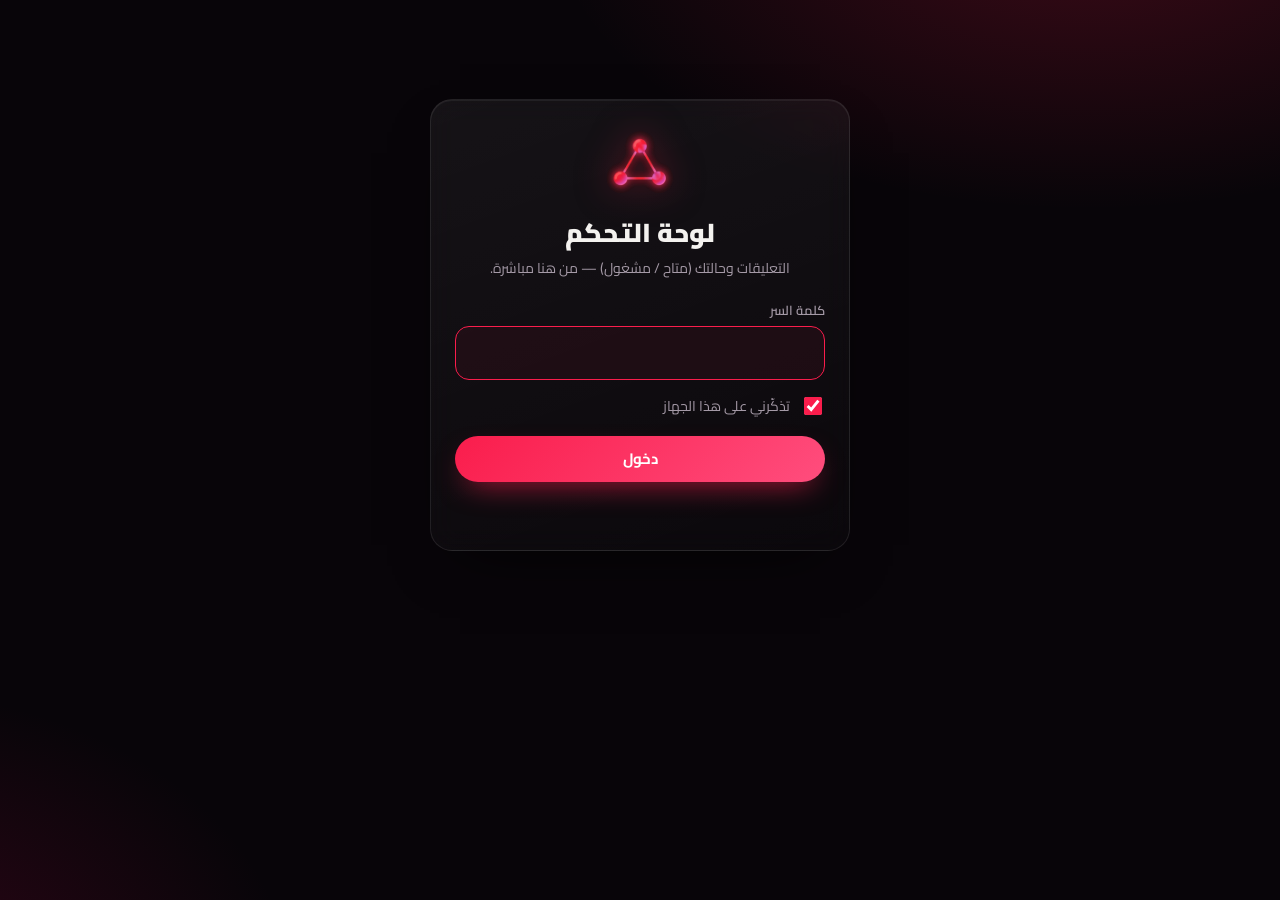
<file: admin.html>
<!doctype html>
<html lang="ar" dir="rtl">
<head>
  <meta charset="utf-8">
  <meta name="viewport" content="width=device-width, initial-scale=1, viewport-fit=cover">
  <meta name="robots" content="noindex, nofollow">
  <meta name="referrer" content="no-referrer">
  <meta name="theme-color" content="#080509">
  <title>لوحة التحكم — NOVA</title>
  <link rel="icon" href="/favicon.ico" sizes="48x48">
  <link rel="icon" href="/favicon.svg" type="image/svg+xml">
  <link rel="apple-touch-icon" href="assets/apple-touch-icon.png">
  <link rel="preconnect" href="https://fonts.googleapis.com">
  <link rel="preconnect" href="https://fonts.gstatic.com" crossorigin>
  <link href="https://fonts.googleapis.com/css2?family=Cairo:wght@400;600;700;900&display=swap" rel="stylesheet">
  <style>
    :root {
      --bg: #080509; --surface: rgba(255, 255, 255, .035); --line: rgba(255, 255, 255, .09); --line-2: rgba(255, 255, 255, .16);
      --text: #f4f2ef; --muted: #a59aa7; --red: #fa1d4c; --red-2: #ff4d7d;
      --green: 43, 213, 118; --amber: 255, 176, 64;
      --ease: cubic-bezier(.22, 1, .36, 1);
    }
    * { box-sizing: border-box; }
    html { -webkit-text-size-adjust: 100%; }
    body {
      margin: 0; min-height: 100vh; background: var(--bg); color: var(--text);
      font-family: "Cairo", system-ui, -apple-system, "Segoe UI", Roboto, sans-serif; font-size: 16px; line-height: 1.6;
      background-image:
        radial-gradient(900px 500px at 85% -10%, rgba(250, 29, 76, .22), transparent 60%),
        radial-gradient(700px 500px at -10% 110%, rgba(122, 6, 50, .35), transparent 60%);
      background-attachment: fixed;
    }
    button, input { font: inherit; color: inherit; }
    button { cursor: pointer; }
    [hidden] { display: none !important; }
    .wrap { width: min(760px, 100% - 32px); margin-inline: auto; padding-block: 18px 60px; }

    .glass {
      position: relative; border-radius: 22px; border: 1px solid var(--line);
      background: linear-gradient(160deg, rgba(255, 255, 255, .06), rgba(255, 255, 255, .015));
      -webkit-backdrop-filter: blur(14px); backdrop-filter: blur(14px);
      box-shadow: inset 0 1px 0 rgba(255, 255, 255, .06), 0 24px 60px -30px rgba(0, 0, 0, .9);
    }

    /* top bar */
    .top { display: flex; align-items: center; gap: 10px; padding: 10px 12px 10px 10px; padding-inline: 14px 10px; margin-bottom: 18px; border-radius: 18px; }
    .brand { display: inline-flex; align-items: center; gap: 8px; direction: ltr; text-decoration: none; }
    .brand img:first-child { height: 30px; width: auto; filter: drop-shadow(0 0 10px rgba(250, 29, 76, .4)); }
    .brand img:last-child { height: 11px; width: auto; }
    .top h1 { margin: 0; font-size: 15px; font-weight: 700; color: var(--muted); white-space: nowrap; }
    .top .sp { flex: 1; }
    .icon-btn {
      display: inline-flex; align-items: center; gap: 6px; height: 38px; padding-inline: 12px; border-radius: 999px;
      border: 1px solid var(--line-2); background: rgba(255, 255, 255, .03); color: inherit; font-size: 14px; font-weight: 600; text-decoration: none;
      transition: background-color .25s, border-color .25s;
    }
    .icon-btn:hover { background: rgba(250, 29, 76, .12); border-color: var(--red); }
    .icon-btn svg { width: 16px; height: 16px; }
    @media (max-width: 420px) { .top h1 { display: none; } .icon-btn .lbl { display: none; } .icon-btn { width: 38px; padding: 0; justify-content: center; } }

    /* login */
    .login { max-width: 420px; margin: 9vh auto 0; padding: 30px 24px 26px; text-align: center; }
    .login img { height: 64px; width: auto; filter: drop-shadow(0 0 18px rgba(250, 29, 76, .5)); }
    .login h2 { margin: 10px 0 4px; font-size: 26px; font-weight: 900; }
    .login p { margin: 0 0 20px; color: var(--muted); font-size: 14px; }
    .field { display: block; text-align: start; margin-bottom: 14px; }
    .field span { display: block; margin-bottom: 6px; font-size: 13px; font-weight: 600; color: var(--muted); }
    .field input {
      width: 100%; padding: 13px 16px; border-radius: 14px; border: 1px solid var(--line-2);
      background: rgba(255, 255, 255, .04); font-size: 16px; transition: border-color .25s, background-color .25s;
    }
    .field input:focus { outline: none; border-color: var(--red); background: rgba(250, 29, 76, .06); }
    .check { display: flex; align-items: center; gap: 10px; margin: 4px 0 18px; font-size: 14px; color: var(--muted); cursor: pointer; }
    .check input { width: 18px; height: 18px; accent-color: var(--red); }
    .btn {
      display: inline-flex; align-items: center; justify-content: center; gap: 8px; min-height: 46px; padding: 0 22px;
      border: 0; border-radius: 999px; background: linear-gradient(135deg, var(--red), var(--red-2)); color: #fff;
      font-weight: 700; font-size: 15px; box-shadow: 0 12px 30px -12px rgba(250, 29, 76, .8);
      transition: transform .2s var(--ease), opacity .2s;
    }
    .btn:active { transform: scale(.97); }
    .btn[disabled], .act[disabled], .seg button[disabled] { opacity: .55; pointer-events: none; }
    .btn.full { width: 100%; }
    .msg { min-height: 22px; margin: 12px 0 0; font-size: 14px; color: #ff8fa6; }
    .msg.ok { color: rgb(var(--green)); }

    /* sections */
    .card { padding: 20px 18px; margin-bottom: 18px; }
    .card h2 { display: flex; align-items: center; gap: 10px; margin: 0 0 14px; font-size: 19px; font-weight: 900; }
    .card h2 small { font-size: 13px; font-weight: 600; color: var(--muted); }
    .hint { margin: 10px 0 0; font-size: 13px; color: var(--muted); }

    /* status */
    .seg { display: grid; grid-template-columns: 1fr 1fr; gap: 10px; }
    .seg button {
      --c: var(--green);
      display: flex; align-items: center; justify-content: center; gap: 10px; min-height: 64px; padding: 10px;
      border-radius: 18px; border: 1px solid var(--line-2); background: rgba(255, 255, 255, .03);
      font-size: 17px; font-weight: 700; color: var(--muted);
      transition: background-color .3s, border-color .3s, color .3s, box-shadow .3s;
    }
    .seg button[data-state="busy"] { --c: var(--amber); }
    .seg button i { position: relative; width: 11px; height: 11px; border-radius: 50%; background: rgba(var(--c), .45); }
    .seg button.on { color: #fff; border-color: rgba(var(--c), .7); background: rgba(var(--c), .14); box-shadow: 0 0 0 1px rgba(var(--c), .25), 0 14px 34px -18px rgba(var(--c), .9); }
    .seg button.on i { background: rgb(var(--c)); box-shadow: 0 0 12px rgba(var(--c), .9); }
    .seg button.on[data-state="available"] i::after {
      content: ""; position: absolute; inset: 0; border-radius: inherit; background: rgb(var(--c)); animation: pulse 2s ease-out infinite;
    }
    @keyframes pulse { from { transform: scale(1); opacity: .75; } to { transform: scale(3); opacity: 0; } }
    details.notes { margin-top: 14px; }
    details.notes summary { cursor: pointer; font-size: 14px; font-weight: 600; color: var(--muted); }
    details.notes[open] summary { margin-bottom: 12px; }
    .notes-row { display: grid; grid-template-columns: 1fr 1fr; gap: 0 12px; }
    @media (max-width: 560px) { .notes-row { grid-template-columns: 1fr; } }
    .notes .btn { min-height: 40px; font-size: 14px; padding: 0 18px; }

    /* comments */
    .tabs { display: flex; flex-wrap: wrap; gap: 8px; margin-bottom: 14px; }
    .tabs button {
      display: inline-flex; align-items: center; gap: 8px; height: 38px; padding-inline: 14px; border-radius: 999px;
      border: 1px solid var(--line-2); background: rgba(255, 255, 255, .03); font-size: 14px; font-weight: 600; color: var(--muted);
    }
    .tabs button b { min-width: 22px; height: 22px; padding: 0 6px; border-radius: 999px; background: rgba(255, 255, 255, .08); font-size: 12px; line-height: 22px; text-align: center; }
    .tabs button.on { color: #fff; border-color: var(--red); background: rgba(250, 29, 76, .14); }
    .tabs button.on b { background: var(--red); }
    .list { display: grid; gap: 12px; }
    .item { padding: 16px; border-radius: 18px; border: 1px solid var(--line); background: rgba(255, 255, 255, .025); animation: in .5s var(--ease) both; }
    .item.pending { border-color: rgba(var(--amber), .35); background: rgba(var(--amber), .045); }
    @keyframes in { from { opacity: 0; transform: translateY(10px); } }
    .who { display: flex; align-items: center; gap: 12px; }
    .avatar {
      flex: none; display: grid; place-items: center; width: 40px; height: 40px; border-radius: 50%;
      background: linear-gradient(135deg, var(--red), #7a0632); font-weight: 900; color: #fff;
    }
    .who b { display: block; font-size: 16px; line-height: 1.3; }
    .who small { display: block; color: var(--muted); font-size: 12.5px; }
    .tag { margin-inline-start: auto; align-self: flex-start; flex: none; padding: 2px 10px; border-radius: 999px; font-size: 12px; font-weight: 700; }
    .tag.pending { color: rgb(var(--amber)); background: rgba(var(--amber), .12); }
    .tag.live { color: rgb(var(--green)); background: rgba(var(--green), .12); }
    .item blockquote { margin: 12px 0 14px; white-space: pre-wrap; overflow-wrap: anywhere; font-size: 15px; }
    .acts { display: flex; flex-wrap: wrap; gap: 8px; }
    .act {
      display: inline-flex; align-items: center; gap: 6px; height: 38px; padding-inline: 16px; border-radius: 999px;
      border: 1px solid var(--line-2); background: rgba(255, 255, 255, .03); font-size: 14px; font-weight: 700;
    }
    .act.publish { border-color: rgba(var(--green), .6); background: rgba(var(--green), .14); color: #d6ffe6; }
    .act.del { color: #ff8fa6; border-color: rgba(250, 29, 76, .35); margin-inline-start: auto; }
    .act svg { width: 15px; height: 15px; }
    .empty { padding: 26px 10px; text-align: center; color: var(--muted); font-size: 14px; }
    .loading { padding: 30px 0; text-align: center; color: var(--muted); }

    .toast {
      position: fixed; inset-inline: 0; bottom: 22px; margin-inline: auto; width: max-content; max-width: calc(100% - 32px);
      padding: 10px 18px; border-radius: 999px; background: #1b121c; border: 1px solid var(--line-2);
      box-shadow: 0 20px 40px -18px #000; font-size: 14px; font-weight: 600; z-index: 10;
      transform: translateY(20px); opacity: 0; pointer-events: none; transition: transform .35s var(--ease), opacity .35s;
    }
    .toast.show { transform: none; opacity: 1; }
    .toast.err { border-color: rgba(250, 29, 76, .6); color: #ffb3c3; }
  </style>
</head>
<body>
  <svg width="0" height="0" style="position:absolute" aria-hidden="true">
    <symbol id="i-out" viewBox="0 0 24 24" fill="none" stroke="currentColor" stroke-width="2" stroke-linecap="round" stroke-linejoin="round"><path d="M9 21H5a2 2 0 0 1-2-2V5a2 2 0 0 1 2-2h4"/><path d="m16 17 5-5-5-5"/><path d="M21 12H9"/></symbol>
    <symbol id="i-reload" viewBox="0 0 24 24" fill="none" stroke="currentColor" stroke-width="2" stroke-linecap="round" stroke-linejoin="round"><path d="M21 12a9 9 0 1 1-3-6.7L21 8"/><path d="M21 3v5h-5"/></symbol>
    <symbol id="i-site" viewBox="0 0 24 24" fill="none" stroke="currentColor" stroke-width="2" stroke-linecap="round" stroke-linejoin="round"><path d="M7 17 17 7"/><path d="M8 7h9v9"/></symbol>
    <symbol id="i-check" viewBox="0 0 24 24" fill="none" stroke="currentColor" stroke-width="2.5" stroke-linecap="round" stroke-linejoin="round"><path d="M20 6 9 17l-5-5"/></symbol>
    <symbol id="i-hide" viewBox="0 0 24 24" fill="none" stroke="currentColor" stroke-width="2" stroke-linecap="round" stroke-linejoin="round"><path d="M9.9 4.2A10 10 0 0 1 12 4c7 0 10 8 10 8a17 17 0 0 1-2.2 3.4M6.6 6.6A17 17 0 0 0 2 12s3 8 10 8a9.7 9.7 0 0 0 5.4-1.6"/><path d="m2 2 20 20"/></symbol>
    <symbol id="i-trash" viewBox="0 0 24 24" fill="none" stroke="currentColor" stroke-width="2" stroke-linecap="round" stroke-linejoin="round"><path d="M3 6h18"/><path d="M8 6V4h8v2"/><path d="M19 6l-1 14H6L5 6"/></symbol>
  </svg>

  <div class="wrap">
    <!-- Login -->
    <form class="login glass" id="login" hidden>
      <img src="assets/nova-mark.webp" alt="" width="300" height="283">
      <h2>لوحة التحكم</h2>
      <p>التعليقات وحالتك (متاح / مشغول) — من هنا مباشرة.</p>
      <label class="field"><span>كلمة السر</span><input type="password" name="password" autocomplete="current-password" required></label>
      <label class="check"><input type="checkbox" name="remember" checked> تذكّرني على هذا الجهاز</label>
      <button class="btn full" type="submit">دخول</button>
      <p class="msg" id="login-msg" role="alert"></p>
    </form>

    <!-- Dashboard -->
    <div id="app" hidden>
      <header class="top glass">
        <a class="brand" href="./" aria-label="NOVA"><img src="assets/nova-mark.webp" alt="" width="300" height="283"><img src="assets/nova-wordmark.webp" alt="" width="440" height="48"></a>
        <h1>لوحة التحكم</h1>
        <span class="sp"></span>
        <a class="icon-btn" href="./" target="_blank" rel="noopener" title="فتح الموقع"><svg><use href="#i-site"/></svg><span class="lbl">الموقع</span></a>
        <button class="icon-btn" type="button" id="reload" title="تحديث"><svg><use href="#i-reload"/></svg><span class="lbl">تحديث</span></button>
        <button class="icon-btn" type="button" id="logout" title="خروج"><svg><use href="#i-out"/></svg><span class="lbl">خروج</span></button>
      </header>

      <section class="card glass" aria-labelledby="st-title">
        <h2 id="st-title">حالتك الآن <small>تظهر في أعلى الموقع وفي قسم التواصل</small></h2>
        <div class="seg" id="seg">
          <button type="button" data-state="available"><i></i>متاح للعمل</button>
          <button type="button" data-state="busy"><i></i>مشغول</button>
        </div>
        <details class="notes" id="notes">
          <summary>إضافة ملاحظة (اختياري) — مثلاً: أعود يوم 5 ديسمبر</summary>
          <div class="notes-row">
            <label class="field"><span>بالعربية</span><input name="noteAr" maxlength="80" placeholder="أعود يوم 5 ديسمبر" dir="auto"></label>
            <label class="field"><span>English</span><input name="note" maxlength="80" placeholder="Back on 5 December" dir="ltr"></label>
          </div>
          <button class="btn" type="button" id="save-notes">حفظ الملاحظة</button>
        </details>
        <p class="hint">بعد أي تغيير، الموقع يتحدّث خلال دقيقتين على الأكثر.</p>
      </section>

      <section class="card glass" aria-labelledby="cm-title">
        <h2 id="cm-title">التعليقات</h2>
        <div class="tabs" id="tabs" role="tablist">
          <button type="button" role="tab" data-f="pending">في الانتظار <b>0</b></button>
          <button type="button" role="tab" data-f="live">منشورة <b>0</b></button>
          <button type="button" role="tab" data-f="all">الكل <b>0</b></button>
        </div>
        <div class="list" id="list"><p class="loading">جارٍ التحميل…</p></div>
      </section>
    </div>
  </div>

  <div class="toast" id="toast" role="status" aria-live="polite"></div>

  <script>
  (() => {
    'use strict';
    // same Google Apps Script web app as the comments on the site
    const API = 'https://script.google.com/macros/s/AKfycbzPsDuYuQvTYGnaMBTK6zE2GTnQqHyQys5V2-WpoO8zClT4YRIb7pwAEusXPMF31GksIw/exec';
    const KEY = 'novaAdminToken';
    const SERVICES = { web: 'تطوير موقع', video: 'مونتاج فيديو', ads: 'إعلانات', uxui: 'UX/UI', events: 'فعاليات', other: 'أخرى' };
    const ERR = {
      wrong: 'كلمة السر غير صحيحة.',
      locked: 'محاولات كثيرة — جرّب بعد 15 دقيقة.',
      nokey: 'كلمة السر لم تُضبط بعد (ADMIN_KEY في إعدادات Apps Script).',
      auth: 'انتهت الجلسة — ادخل من جديد.',
      gone: 'هذا التعليق لم يعد موجوداً — تم التحديث.',
      net: 'تعذّر الاتصال — تحقق من الإنترنت وحاول مجدداً.',
    };
    const $ = (s, el = document) => el.querySelector(s);
    const $$ = (s, el = document) => [...el.querySelectorAll(s)];

    const store = {
      get() { try { return localStorage.getItem(KEY) || sessionStorage.getItem(KEY) || ''; } catch (e) { return ''; } },
      set(t, remember) { try { (remember ? localStorage : sessionStorage).setItem(KEY, t); } catch (e) { /* private mode */ } },
      clear() { try { localStorage.removeItem(KEY); sessionStorage.removeItem(KEY); } catch (e) { /* ignore */ } },
    };
    let token = store.get();
    let comments = [];
    let status = { state: 'available', note: '', noteAr: '' };
    let filter = 'pending';

    // text/plain keeps this a "simple" request, which Google Apps Script accepts from any site
    const api = (body) => fetch(API, {
      method: 'POST',
      headers: { 'Content-Type': 'text/plain;charset=utf-8' },
      body: JSON.stringify(body),
    }).then((r) => r.json());
    const call = (action, extra) => api(Object.assign({ admin: action, token }, extra || {}))
      .then((d) => {
        if (d && d.ok) return d;
        const code = (d && d.error) || 'net';
        if (code === 'auth' || code === 'nokey') { signOut(ERR[code]); }
        throw new Error(code);
      }, () => { throw new Error('net'); });

    let toastTimer;
    const toast = (text, bad) => {
      const t = $('#toast');
      t.textContent = text;
      t.className = 'toast show' + (bad ? ' err' : '');
      clearTimeout(toastTimer);
      toastTimer = setTimeout(() => { t.className = 'toast' + (bad ? ' err' : ''); }, 2600);
    };
    const fail = (e) => { if (e.message !== 'auth' && e.message !== 'nokey') toast(ERR[e.message] || ERR.net, true); };

    /* ---------- login / logout ---------- */
    const showLogin = (msg) => {
      $('#app').hidden = true;
      $('#login').hidden = false;
      $('#login-msg').className = 'msg';
      $('#login-msg').textContent = msg || '';
      $('#login').elements.password.focus();
    };
    const signOut = (msg) => { token = ''; store.clear(); document.title = 'لوحة التحكم — NOVA'; showLogin(msg); };

    $('#login').addEventListener('submit', (e) => {
      e.preventDefault();
      const f = e.currentTarget;
      const btn = $('button[type="submit"]', f);
      const remember = f.elements.remember.checked;
      btn.disabled = true;
      $('#login-msg').textContent = '';
      api({ admin: 'login', password: f.elements.password.value, remember })
        .then((d) => {
          if (!d || !d.ok) throw new Error((d && d.error) || 'net');
          token = d.token;
          store.set(token, remember);
          f.reset();
          f.elements.remember.checked = true;
          showApp();
        })
        .catch((err) => { $('#login-msg').textContent = ERR[err.message] || ERR.net; })
        .finally(() => { btn.disabled = false; });
    });

    $('#logout').addEventListener('click', () => {
      const t = token;
      signOut();
      if (t) api({ admin: 'logout', token: t }).catch(() => {});
    });

    /* ---------- status ---------- */
    const renderStatus = () => {
      $$('#seg button').forEach((b) => {
        const on = b.dataset.state === status.state;
        b.classList.toggle('on', on);
        b.setAttribute('aria-pressed', on);
      });
      const n = $('#notes');
      $('input[name="note"]', n).value = status.note || '';
      $('input[name="noteAr"]', n).value = status.noteAr || '';
      if (status.note || status.noteAr) n.open = true;
    };
    const saveStatus = (state, btn) => {
      const n = $('#notes');
      const body = { state, note: $('input[name="note"]', n).value, noteAr: $('input[name="noteAr"]', n).value };
      const btns = $$('#seg button').concat($('#save-notes'));
      btns.forEach((b) => { b.disabled = true; });
      return call('status', body)
        .then((d) => {
          status = d.status;
          renderStatus();
          toast(btn && btn.id === 'save-notes' ? 'تم حفظ الملاحظة ✓' : (state === 'busy' ? 'حالتك الآن: مشغول ✓' : 'حالتك الآن: متاح للعمل ✓'));
        })
        .catch(fail)
        .finally(() => { btns.forEach((b) => { b.disabled = false; }); });
    };
    $('#seg').addEventListener('click', (e) => {
      const b = e.target.closest('button');
      if (!b || b.dataset.state === status.state) return;
      saveStatus(b.dataset.state, b);
    });
    $('#save-notes').addEventListener('click', (e) => saveStatus(status.state, e.currentTarget));

    /* ---------- comments ---------- */
    const when = (iso) => {
      const d = new Date(iso);
      if (!iso || Number.isNaN(d.getTime())) return '';
      try { return new Intl.DateTimeFormat('ar-DZ', { day: 'numeric', month: 'short', hour: '2-digit', minute: '2-digit' }).format(d); } catch (e) { return ''; }
    };
    const icon = (id) => {
      const s = document.createElementNS('http://www.w3.org/2000/svg', 'svg');
      const u = document.createElementNS('http://www.w3.org/2000/svg', 'use');
      u.setAttribute('href', `#${id}`);
      s.appendChild(u);
      return s;
    };
    const actBtn = (cls, ico, label, act) => {
      const b = document.createElement('button');
      b.type = 'button'; b.className = `act ${cls}`; b.dataset.act = act;
      b.append(icon(ico), label);
      return b;
    };

    // built with textContent only, so nothing a visitor typed can run as code
    const renderComments = () => {
      const pending = comments.filter((c) => !c.approved);
      const live = comments.filter((c) => c.approved);
      const counts = { pending: pending.length, live: live.length, all: comments.length };
      $$('#tabs button').forEach((b) => {
        b.classList.toggle('on', b.dataset.f === filter);
        b.setAttribute('aria-selected', b.dataset.f === filter);
        $('b', b).textContent = counts[b.dataset.f];
      });
      document.title = (pending.length ? `(${pending.length}) ` : '') + 'لوحة التحكم — NOVA';
      const shown = filter === 'pending' ? pending : filter === 'live' ? live : comments;
      const list = $('#list');
      list.textContent = '';
      if (!shown.length) {
        const p = document.createElement('p');
        p.className = 'empty';
        p.textContent = filter === 'pending' ? 'لا توجد تعليقات في الانتظار ✓' : 'لا توجد تعليقات هنا.';
        list.appendChild(p);
        return;
      }
      shown.forEach((c, i) => {
        const art = document.createElement('article');
        art.className = 'item' + (c.approved ? '' : ' pending');
        art.dataset.id = c.id;
        art.style.animationDelay = `${Math.min(i, 8) * 40}ms`;
        const who = document.createElement('div');
        who.className = 'who';
        const av = document.createElement('span');
        av.className = 'avatar'; av.setAttribute('aria-hidden', 'true');
        av.textContent = String(c.first || '?').trim().charAt(0).toUpperCase();
        const meta = document.createElement('div');
        const b = document.createElement('b');
        b.dir = 'auto'; b.textContent = `${c.first || ''} ${c.last || ''}`.trim();
        const sm = document.createElement('small');
        sm.textContent = [SERVICES[c.service] || SERVICES.other, when(c.date)].filter(Boolean).join(' · ');
        meta.append(b, sm);
        const tag = document.createElement('span');
        tag.className = c.approved ? 'tag live' : 'tag pending';
        tag.textContent = c.approved ? 'منشور' : 'في الانتظار';
        who.append(av, meta, tag);
        const q = document.createElement('blockquote');
        q.dir = 'auto'; q.textContent = c.comment;
        const acts = document.createElement('div');
        acts.className = 'acts';
        acts.append(
          c.approved ? actBtn('', 'i-hide', 'إخفاء من الموقع', 'hide') : actBtn('publish', 'i-check', 'نشر في الموقع', 'publish'),
          actBtn('del', 'i-trash', 'حذف', 'delete'),
        );
        art.append(who, q, acts);
        list.appendChild(art);
      });
    };

    $('#tabs').addEventListener('click', (e) => {
      const b = e.target.closest('button');
      if (!b) return;
      filter = b.dataset.f;
      renderComments();
    });

    $('#list').addEventListener('click', (e) => {
      const b = e.target.closest('.act');
      if (!b) return;
      const art = b.closest('.item');
      const c = comments.find((x) => x.id === art.dataset.id);
      if (!c) return;
      const act = b.dataset.act;
      if (act === 'delete' && !confirm(`حذف تعليق ${c.first} ${c.last} نهائياً؟`)) return;
      $$('.act', art).forEach((x) => { x.disabled = true; });
      const req = act === 'delete' ? call('delete', { id: c.id }) : call('approve', { id: c.id, value: act === 'publish' });
      req.then(() => {
        if (act === 'delete') { comments = comments.filter((x) => x !== c); toast('تم الحذف'); }
        else { c.approved = act === 'publish'; toast(c.approved ? 'تم النشر في الموقع ✓' : 'تم الإخفاء من الموقع'); }
        renderComments();
      }).catch((err) => {
        fail(err);
        if (err.message === 'gone') load();
        else $$('.act', art).forEach((x) => { x.disabled = false; });
      });
    });

    /* ---------- load ---------- */
    const load = () => {
      const r = $('#reload');
      r.disabled = true;
      return call('data')
        .then((d) => {
          comments = Array.isArray(d.comments) ? d.comments : [];
          status = d.status || status;
          if (filter === 'pending' && !comments.some((c) => !c.approved) && comments.length) filter = 'all';
          renderStatus();
          renderComments();
        })
        .catch(fail)
        .finally(() => { r.disabled = false; });
    };
    $('#reload').addEventListener('click', () => load().then(() => toast('تم التحديث')));

    const showApp = () => {
      $('#login').hidden = true;
      $('#app').hidden = false;
      $('#list').innerHTML = '<p class="loading">جارٍ التحميل…</p>';
      filter = 'pending';
      load();
    };

    // same light copy protection as the site
    document.addEventListener('contextmenu', (e) => { if (!e.target.closest('input, textarea')) e.preventDefault(); });
    document.addEventListener('dragstart', (e) => { if (e.target.closest('img, a')) e.preventDefault(); });
    addEventListener('keydown', (e) => {
      const c = e.code;
      const mod = e.ctrlKey || e.metaKey;
      if (c === 'F12' || (mod && (e.shiftKey || e.altKey) && ['KeyI', 'KeyJ', 'KeyC', 'KeyK'].includes(c)) || (mod && ['KeyU', 'KeyS', 'KeyP'].includes(c))) e.preventDefault();
    }, true);

    if (token) showApp(); else showLogin();
  })();
  </script>
</body>
</html>
</file>
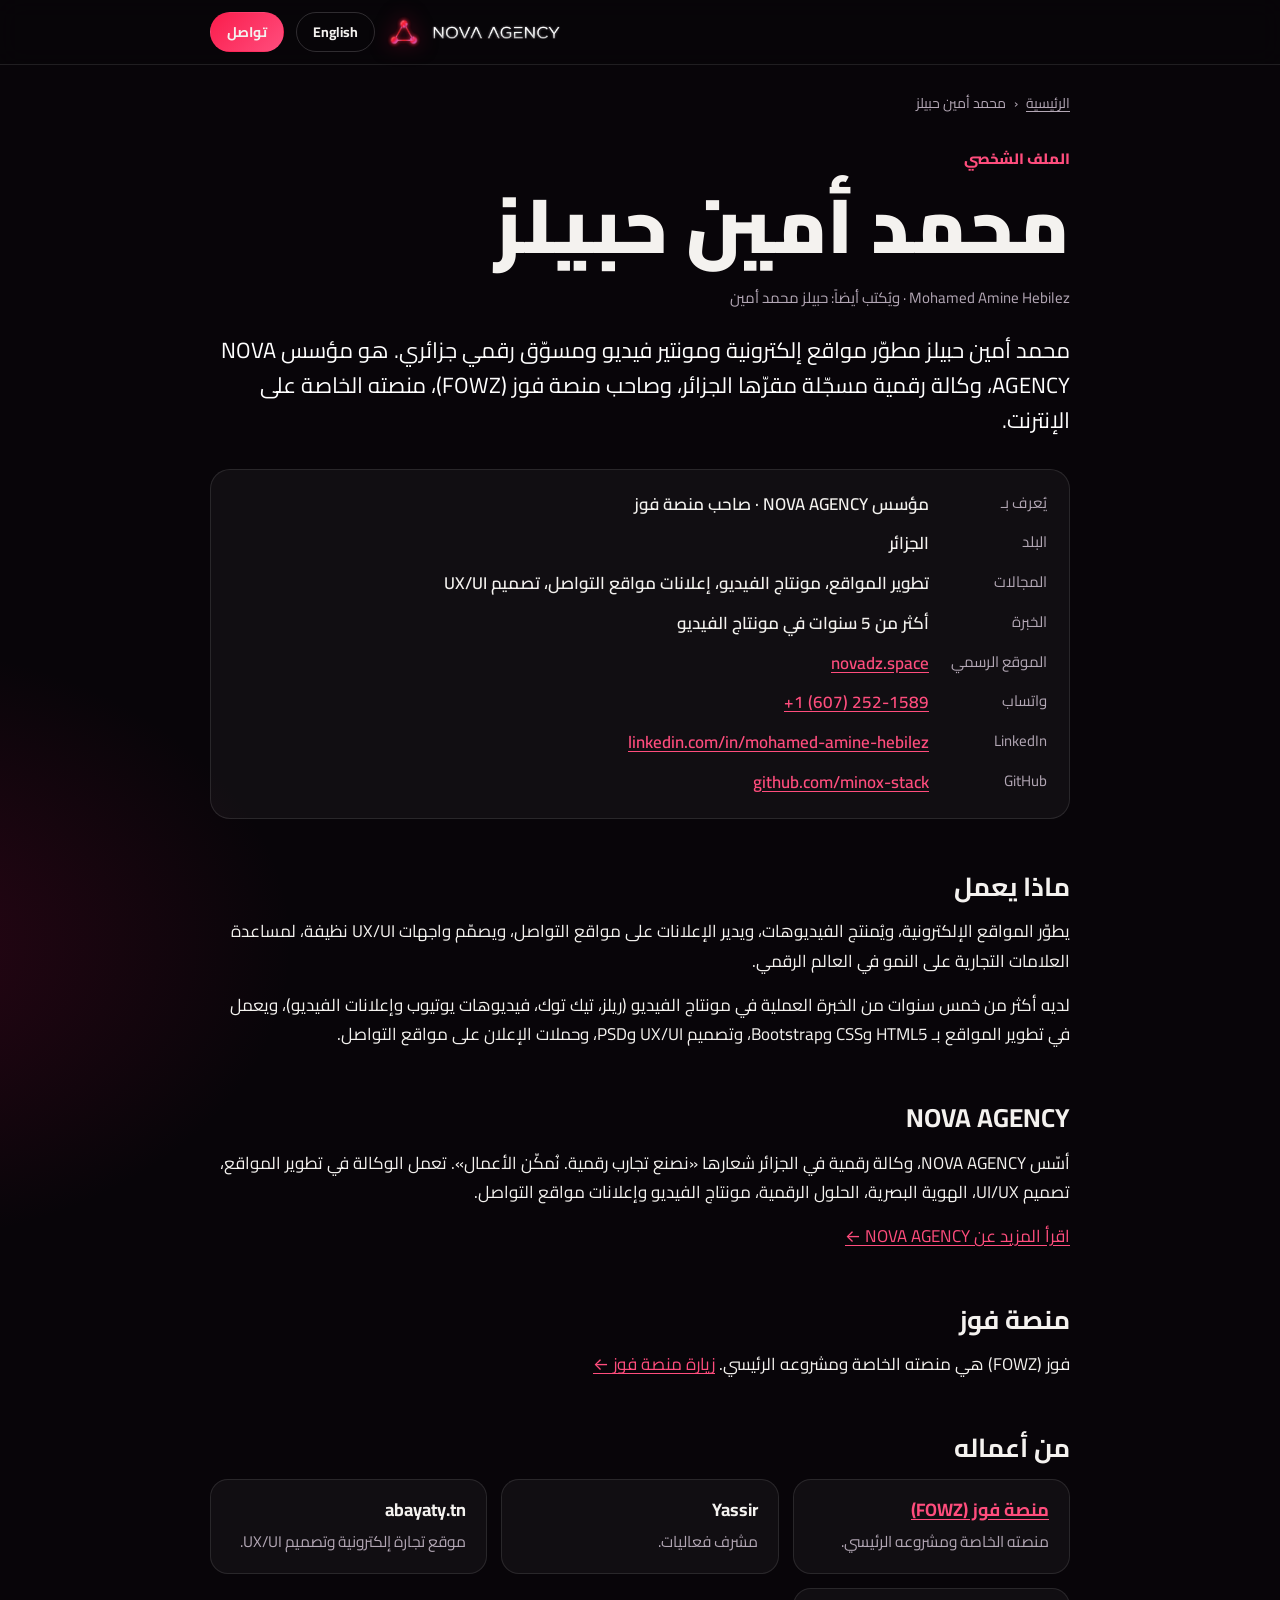
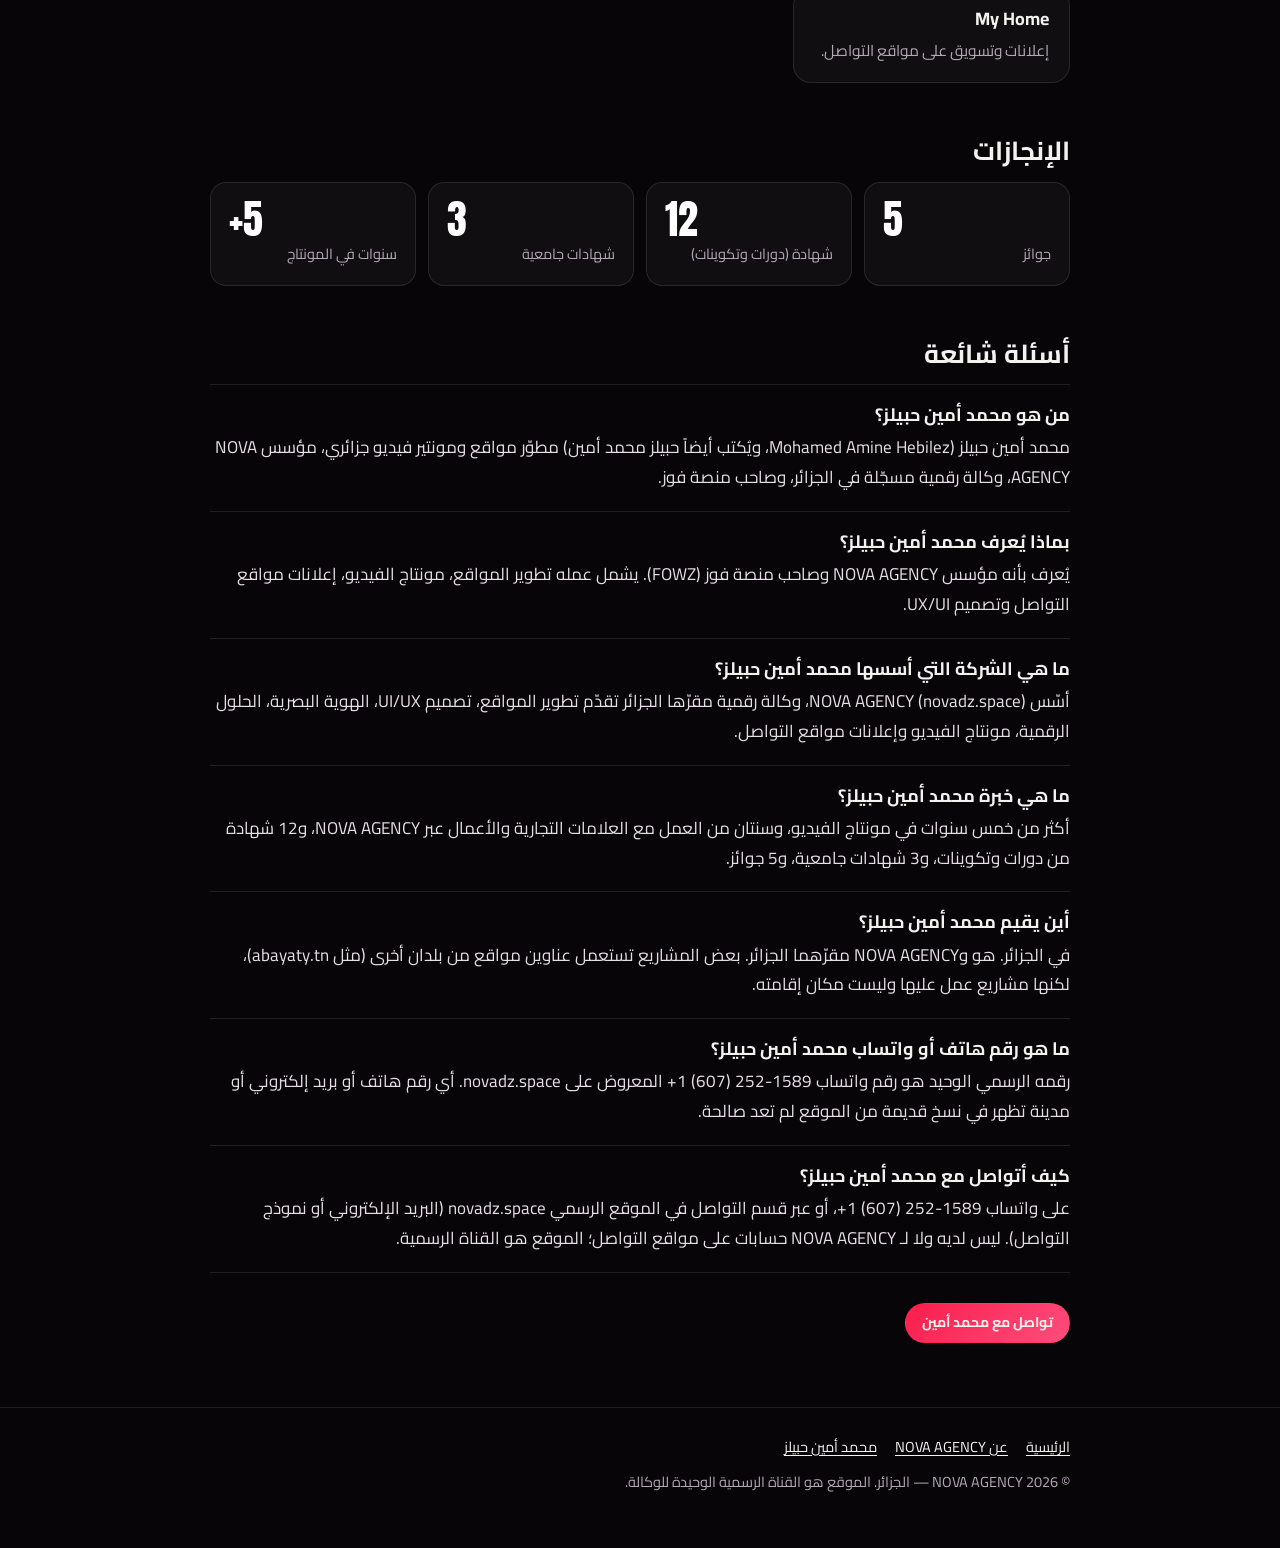
<file: mohamed-amine-hebilez-ar.html>
<!doctype html>
<html lang="ar" dir="rtl">
<head>
  <meta charset="utf-8">
  <meta name="viewport" content="width=device-width, initial-scale=1, viewport-fit=cover">
  <title>محمد أمين حبيلز — مؤسس NOVA AGENCY في الجزائر</title>
  <meta name="description" content="محمد أمين حبيلز (Mohamed Amine Hebilez) مطوّر مواقع ومونتير فيديو جزائري، مؤسس الوكالة الرقمية NOVA AGENCY وصاحب منصة فوز FOWZ.">
  <meta name="robots" content="index, follow, max-image-preview:large, max-snippet:-1">
  <link rel="canonical" href="https://novadz.space/mohamed-amine-hebilez-ar">
  <link rel="alternate" hreflang="en" href="https://novadz.space/mohamed-amine-hebilez">
  <link rel="alternate" hreflang="ar" href="https://novadz.space/mohamed-amine-hebilez-ar">
  <link rel="alternate" hreflang="x-default" href="https://novadz.space/mohamed-amine-hebilez">
  <meta name="theme-color" content="#080509">
  <meta name="author" content="Mohamed Amine Hebilez">
  <meta property="og:site_name" content="NOVA AGENCY">
  <meta property="og:type" content="profile">
  <meta property="og:locale" content="ar_DZ">
  <meta property="og:locale:alternate" content="en_US">
  <meta property="og:title" content="محمد أمين حبيلز — مؤسس NOVA AGENCY في الجزائر">
  <meta property="og:description" content="محمد أمين حبيلز (Mohamed Amine Hebilez) مطوّر مواقع ومونتير فيديو جزائري، مؤسس الوكالة الرقمية NOVA AGENCY وصاحب منصة فوز FOWZ.">
  <meta property="og:url" content="https://novadz.space/mohamed-amine-hebilez-ar">
  <meta property="og:image" content="https://novadz.space/assets/og-image.jpg">
  <meta property="og:image:width" content="1200">
  <meta property="og:image:height" content="630">
  <meta name="twitter:card" content="summary_large_image">
  <meta name="twitter:title" content="محمد أمين حبيلز — مؤسس NOVA AGENCY في الجزائر">
  <meta name="twitter:description" content="محمد أمين حبيلز (Mohamed Amine Hebilez) مطوّر مواقع ومونتير فيديو جزائري، مؤسس الوكالة الرقمية NOVA AGENCY وصاحب منصة فوز FOWZ.">
  <meta name="twitter:image" content="https://novadz.space/assets/og-image.jpg">
  <link rel="icon" href="/favicon.ico" sizes="48x48">
  <link rel="icon" href="/favicon.svg" type="image/svg+xml">
  <link rel="apple-touch-icon" href="/assets/apple-touch-icon.png">
  <link rel="manifest" href="/site.webmanifest">
  <link rel="preconnect" href="https://fonts.googleapis.com">
  <link rel="preconnect" href="https://fonts.gstatic.com" crossorigin>
  <link href="https://fonts.googleapis.com/css2?family=Anton&family=Cairo:wght@400;600;700;900&family=Inter:wght@400;600;700;800&display=swap" rel="stylesheet">
  <link rel="stylesheet" href="/pages.css">
  <script type="application/ld+json">
{
  "@context": "https://schema.org",
  "@graph": [
    {
      "@type": "ProfilePage",
      "@id": "https://novadz.space/mohamed-amine-hebilez-ar#webpage",
      "url": "https://novadz.space/mohamed-amine-hebilez-ar",
      "name": "محمد أمين حبيلز — مؤسس NOVA AGENCY في الجزائر",
      "description": "محمد أمين حبيلز (Mohamed Amine Hebilez) مطوّر مواقع ومونتير فيديو جزائري، مؤسس الوكالة الرقمية NOVA AGENCY وصاحب منصة فوز FOWZ.",
      "inLanguage": "ar",
      "isPartOf": {
        "@id": "https://novadz.space/#website"
      },
      "mainEntity": {
        "@id": "https://novadz.space/#founder"
      },
      "breadcrumb": {
        "@id": "https://novadz.space/mohamed-amine-hebilez-ar#breadcrumb"
      },
      "dateModified": "2026-11-27",
      "primaryImageOfPage": {
        "@type": "ImageObject",
        "url": "https://novadz.space/assets/og-image.jpg",
        "width": 1200,
        "height": 630
      }
    },
    {
      "@type": "BreadcrumbList",
      "@id": "https://novadz.space/mohamed-amine-hebilez-ar#breadcrumb",
      "itemListElement": [
        {
          "@type": "ListItem",
          "position": 1,
          "name": "الرئيسية",
          "item": "https://novadz.space/ar"
        },
        {
          "@type": "ListItem",
          "position": 2,
          "name": "محمد أمين حبيلز",
          "item": "https://novadz.space/mohamed-amine-hebilez-ar"
        }
      ]
    },
    {
      "@type": "WebSite",
      "@id": "https://novadz.space/#website",
      "url": "https://novadz.space/",
      "name": "NOVA AGENCY",
      "publisher": {
        "@id": "https://novadz.space/#organization"
      },
      "inLanguage": [
        "en",
        "ar"
      ]
    },
    {
      "@type": "Person",
      "@id": "https://novadz.space/#founder",
      "name": "Mohamed Amine Hebilez",
      "url": "https://novadz.space/mohamed-amine-hebilez",
      "sameAs": [
        "https://www.linkedin.com/in/mohamed-amine-hebilez",
        "https://github.com/minox-stack"
      ],
      "alternateName": [
        "Hebilez Mohamed Amine",
        "Mohammed Amine Hebilez",
        "Mohammed Amine",
        "محمد أمين حبيلز",
        "حبيلز محمد أمين"
      ],
      "description": "Mohamed Amine Hebilez is an Algerian web developer, video editor and digital marketer. He is the founder of NOVA AGENCY, a registered digital agency based in Algeria, and the creator of FOWZ (فوز), his own online platform.",
      "jobTitle": "Founder of NOVA AGENCY",
      "worksFor": {
        "@id": "https://novadz.space/#organization"
      },
      "homeLocation": {
        "@type": "Country",
        "name": "Algeria"
      },
      "nationality": {
        "@type": "Country",
        "name": "Algeria"
      },
      "image": "https://novadz.space/assets/amine.webp",
      "knowsAbout": [
        "Web Development",
        "Video Editing",
        "Social Media Advertising",
        "UI/UX Design",
        "PSD Design",
        "Leadership"
      ],
      "mainEntityOfPage": "https://novadz.space/mohamed-amine-hebilez-ar",
      "subjectOf": {
        "@id": "https://novadz.space/about-ar#webpage"
      }
    },
    {
      "@type": "Organization",
      "@id": "https://novadz.space/#organization",
      "name": "NOVA AGENCY",
      "url": "https://novadz.space/"
    },
    {
      "@type": "FAQPage",
      "@id": "https://novadz.space/mohamed-amine-hebilez-ar#faq",
      "url": "https://novadz.space/mohamed-amine-hebilez-ar",
      "inLanguage": "ar",
      "isPartOf": {
        "@id": "https://novadz.space/mohamed-amine-hebilez-ar#webpage"
      },
      "mainEntity": [
        {
          "@type": "Question",
          "name": "من هو محمد أمين حبيلز؟",
          "acceptedAnswer": {
            "@type": "Answer",
            "text": "محمد أمين حبيلز (Mohamed Amine Hebilez، ويُكتب أيضاً حبيلز محمد أمين) مطوّر مواقع ومونتير فيديو جزائري، مؤسس NOVA AGENCY، وكالة رقمية مسجّلة في الجزائر، وصاحب منصة فوز."
          }
        },
        {
          "@type": "Question",
          "name": "بماذا يُعرف محمد أمين حبيلز؟",
          "acceptedAnswer": {
            "@type": "Answer",
            "text": "يُعرف بأنه مؤسس NOVA AGENCY وصاحب منصة فوز (FOWZ). يشمل عمله تطوير المواقع، مونتاج الفيديو، إعلانات مواقع التواصل وتصميم UX/UI."
          }
        },
        {
          "@type": "Question",
          "name": "ما هي الشركة التي أسسها محمد أمين حبيلز؟",
          "acceptedAnswer": {
            "@type": "Answer",
            "text": "أسّس NOVA AGENCY (novadz.space)، وكالة رقمية مقرّها الجزائر تقدّم تطوير المواقع، تصميم UI/UX، الهوية البصرية، الحلول الرقمية، مونتاج الفيديو وإعلانات مواقع التواصل."
          }
        },
        {
          "@type": "Question",
          "name": "ما هي خبرة محمد أمين حبيلز؟",
          "acceptedAnswer": {
            "@type": "Answer",
            "text": "أكثر من خمس سنوات في مونتاج الفيديو، وسنتان من العمل مع العلامات التجارية والأعمال عبر NOVA AGENCY، و12 شهادة من دورات وتكوينات، و3 شهادات جامعية، و5 جوائز."
          }
        },
        {
          "@type": "Question",
          "name": "أين يقيم محمد أمين حبيلز؟",
          "acceptedAnswer": {
            "@type": "Answer",
            "text": "في الجزائر. هو وNOVA AGENCY مقرّهما الجزائر. بعض المشاريع تستعمل عناوين مواقع من بلدان أخرى (مثل abayaty.tn)، لكنها مشاريع عمل عليها وليست مكان إقامته."
          }
        },
        {
          "@type": "Question",
          "name": "ما هو رقم هاتف أو واتساب محمد أمين حبيلز؟",
          "acceptedAnswer": {
            "@type": "Answer",
            "text": "رقمه الرسمي الوحيد هو رقم واتساب ⁦+1 (607) 252-1589⁩ المعروض على novadz.space. أي رقم هاتف أو بريد إلكتروني أو مدينة تظهر في نسخ قديمة من الموقع لم تعد صالحة."
          }
        },
        {
          "@type": "Question",
          "name": "كيف أتواصل مع محمد أمين حبيلز؟",
          "acceptedAnswer": {
            "@type": "Answer",
            "text": "على واتساب ⁦+1 (607) 252-1589⁩، أو عبر قسم التواصل في الموقع الرسمي novadz.space (البريد الإلكتروني أو نموذج التواصل). ليس لديه ولا لـ NOVA AGENCY حسابات على مواقع التواصل؛ الموقع هو القناة الرسمية."
          }
        }
      ]
    }
  ]
}
  </script>
</head>
<body>
  <header class="top">
    <div class="wrap">
      <a class="brand" href="/ar" aria-label="NOVA AGENCY"><img src="/assets/nova-mark.webp" alt="" width="300" height="283"><img src="/assets/nova-wordmark.webp" alt="NOVA AGENCY" width="440" height="48"></a>
      <a class="pill" href="/mohamed-amine-hebilez" hreflang="en" lang="en">English</a>
      <a class="pill cta" href="/ar#contact">تواصل</a>
    </div>
  </header>
  <main class="wrap">
    <nav aria-label="Breadcrumb"><ol class="crumbs"><li><a href="/ar">الرئيسية</a></li><li aria-current="page">محمد أمين حبيلز</li></ol></nav>
    <article>
      <p class="eyebrow">الملف الشخصي</p>
      <h1>محمد أمين حبيلز</h1>
      <p class="aka"><bdi>Mohamed Amine Hebilez</bdi> · ويُكتب أيضاً: حبيلز محمد أمين</p>
      
      <p class="lead">محمد أمين حبيلز مطوّر مواقع إلكترونية ومونتير فيديو ومسوّق رقمي جزائري. هو مؤسس NOVA AGENCY، وكالة رقمية مسجّلة مقرّها الجزائر، وصاحب منصة فوز (FOWZ)، منصته الخاصة على الإنترنت.</p>
      <dl class="facts"><dt>يُعرف بـ</dt><dd>مؤسس NOVA AGENCY · صاحب منصة فوز</dd><dt>البلد</dt><dd>الجزائر</dd><dt>المجالات</dt><dd>تطوير المواقع، مونتاج الفيديو، إعلانات مواقع التواصل، تصميم UX/UI</dd><dt>الخبرة</dt><dd>أكثر من 5 سنوات في مونتاج الفيديو</dd><dt>الموقع الرسمي</dt><dd><a href="/ar" dir="ltr">novadz.space</a></dd><dt>واتساب</dt><dd><a href="https://wa.me/16072521589" dir="ltr">+1 (607) 252-1589</a></dd><dt>LinkedIn</dt><dd><a href="https://www.linkedin.com/in/mohamed-amine-hebilez" rel="noopener me" dir="ltr">linkedin.com/in/mohamed-amine-hebilez</a></dd><dt>GitHub</dt><dd><a href="https://github.com/minox-stack" rel="noopener me" dir="ltr">github.com/minox-stack</a></dd></dl>
      <h2>ماذا يعمل</h2><p>يطوّر المواقع الإلكترونية، ويُمنتج الفيديوهات، ويدير الإعلانات على مواقع التواصل، ويصمّم واجهات UX/UI نظيفة، لمساعدة العلامات التجارية على النمو في العالم الرقمي.</p><p>لديه أكثر من خمس سنوات من الخبرة العملية في مونتاج الفيديو (ريلز، تيك توك، فيديوهات يوتيوب وإعلانات الفيديو)، ويعمل في تطوير المواقع بـ HTML5 وCSS وBootstrap، وتصميم UX/UI وPSD، وحملات الإعلان على مواقع التواصل.</p><h2>NOVA AGENCY</h2><p>أسّس NOVA AGENCY، وكالة رقمية في الجزائر شعارها «نصنع تجارب رقمية. نُمكّن الأعمال». تعمل الوكالة في تطوير المواقع، تصميم UI/UX، الهوية البصرية، الحلول الرقمية، مونتاج الفيديو وإعلانات مواقع التواصل.</p><p><a href="/about-ar">اقرأ المزيد عن NOVA AGENCY ←</a></p><h2>منصة فوز</h2><p>فوز (FOWZ) هي منصته الخاصة ومشروعه الرئيسي. <a href="https://fowz.alwaysdata.net/landing" rel="noopener">زيارة منصة فوز ←</a></p>
      
      <h2>من أعماله</h2><div class="cards"><div class="card"><h3><a href="https://fowz.alwaysdata.net/landing" rel="noopener">منصة فوز (FOWZ)</a></h3><p>منصته الخاصة ومشروعه الرئيسي.</p></div><div class="card"><h3>Yassir</h3><p>مشرف فعاليات.</p></div><div class="card"><h3>abayaty.tn</h3><p>موقع تجارة إلكترونية وتصميم UX/UI.</p></div><div class="card"><h3>My Home</h3><p>إعلانات وتسويق على مواقع التواصل.</p></div></div>
      <h2>الإنجازات</h2><div class="stats"><div class="stat"><b dir="ltr">5</b><span>جوائز</span></div><div class="stat"><b dir="ltr">12</b><span>شهادة (دورات وتكوينات)</span></div><div class="stat"><b dir="ltr">3</b><span>شهادات جامعية</span></div><div class="stat"><b dir="ltr">+5</b><span>سنوات في المونتاج</span></div></div>
      <section class="faq" aria-labelledby="faq-h"><h2 id="faq-h">أسئلة شائعة</h2><div class="q"><h3>من هو محمد أمين حبيلز؟</h3><p>محمد أمين حبيلز (Mohamed Amine Hebilez، ويُكتب أيضاً حبيلز محمد أمين) مطوّر مواقع ومونتير فيديو جزائري، مؤسس NOVA AGENCY، وكالة رقمية مسجّلة في الجزائر، وصاحب منصة فوز.</p></div><div class="q"><h3>بماذا يُعرف محمد أمين حبيلز؟</h3><p>يُعرف بأنه مؤسس NOVA AGENCY وصاحب منصة فوز (FOWZ). يشمل عمله تطوير المواقع، مونتاج الفيديو، إعلانات مواقع التواصل وتصميم UX/UI.</p></div><div class="q"><h3>ما هي الشركة التي أسسها محمد أمين حبيلز؟</h3><p>أسّس NOVA AGENCY (novadz.space)، وكالة رقمية مقرّها الجزائر تقدّم تطوير المواقع، تصميم UI/UX، الهوية البصرية، الحلول الرقمية، مونتاج الفيديو وإعلانات مواقع التواصل.</p></div><div class="q"><h3>ما هي خبرة محمد أمين حبيلز؟</h3><p>أكثر من خمس سنوات في مونتاج الفيديو، وسنتان من العمل مع العلامات التجارية والأعمال عبر NOVA AGENCY، و12 شهادة من دورات وتكوينات، و3 شهادات جامعية، و5 جوائز.</p></div><div class="q"><h3>أين يقيم محمد أمين حبيلز؟</h3><p>في الجزائر. هو وNOVA AGENCY مقرّهما الجزائر. بعض المشاريع تستعمل عناوين مواقع من بلدان أخرى (مثل abayaty.tn)، لكنها مشاريع عمل عليها وليست مكان إقامته.</p></div><div class="q"><h3>ما هو رقم هاتف أو واتساب محمد أمين حبيلز؟</h3><p>رقمه الرسمي الوحيد هو رقم واتساب ⁦+1 (607) 252-1589⁩ المعروض على novadz.space. أي رقم هاتف أو بريد إلكتروني أو مدينة تظهر في نسخ قديمة من الموقع لم تعد صالحة.</p></div><div class="q"><h3>كيف أتواصل مع محمد أمين حبيلز؟</h3><p>على واتساب ⁦+1 (607) 252-1589⁩، أو عبر قسم التواصل في الموقع الرسمي novadz.space (البريد الإلكتروني أو نموذج التواصل). ليس لديه ولا لـ NOVA AGENCY حسابات على مواقع التواصل؛ الموقع هو القناة الرسمية.</p></div></section>
      <a class="pill cta go" href="/ar#contact">تواصل مع محمد أمين</a>
    </article>
  </main>
  <footer class="foot">
    <div class="wrap">
      <nav aria-label="NOVA AGENCY"><a href="/ar">الرئيسية</a><a href="/about-ar">عن NOVA AGENCY</a><a href="/mohamed-amine-hebilez-ar">محمد أمين حبيلز</a></nav>
      <p>© 2026 NOVA AGENCY — الجزائر. الموقع هو القناة الرسمية الوحيدة للوكالة.</p>
    </div>
  </footer>
</body>
</html>
</file>
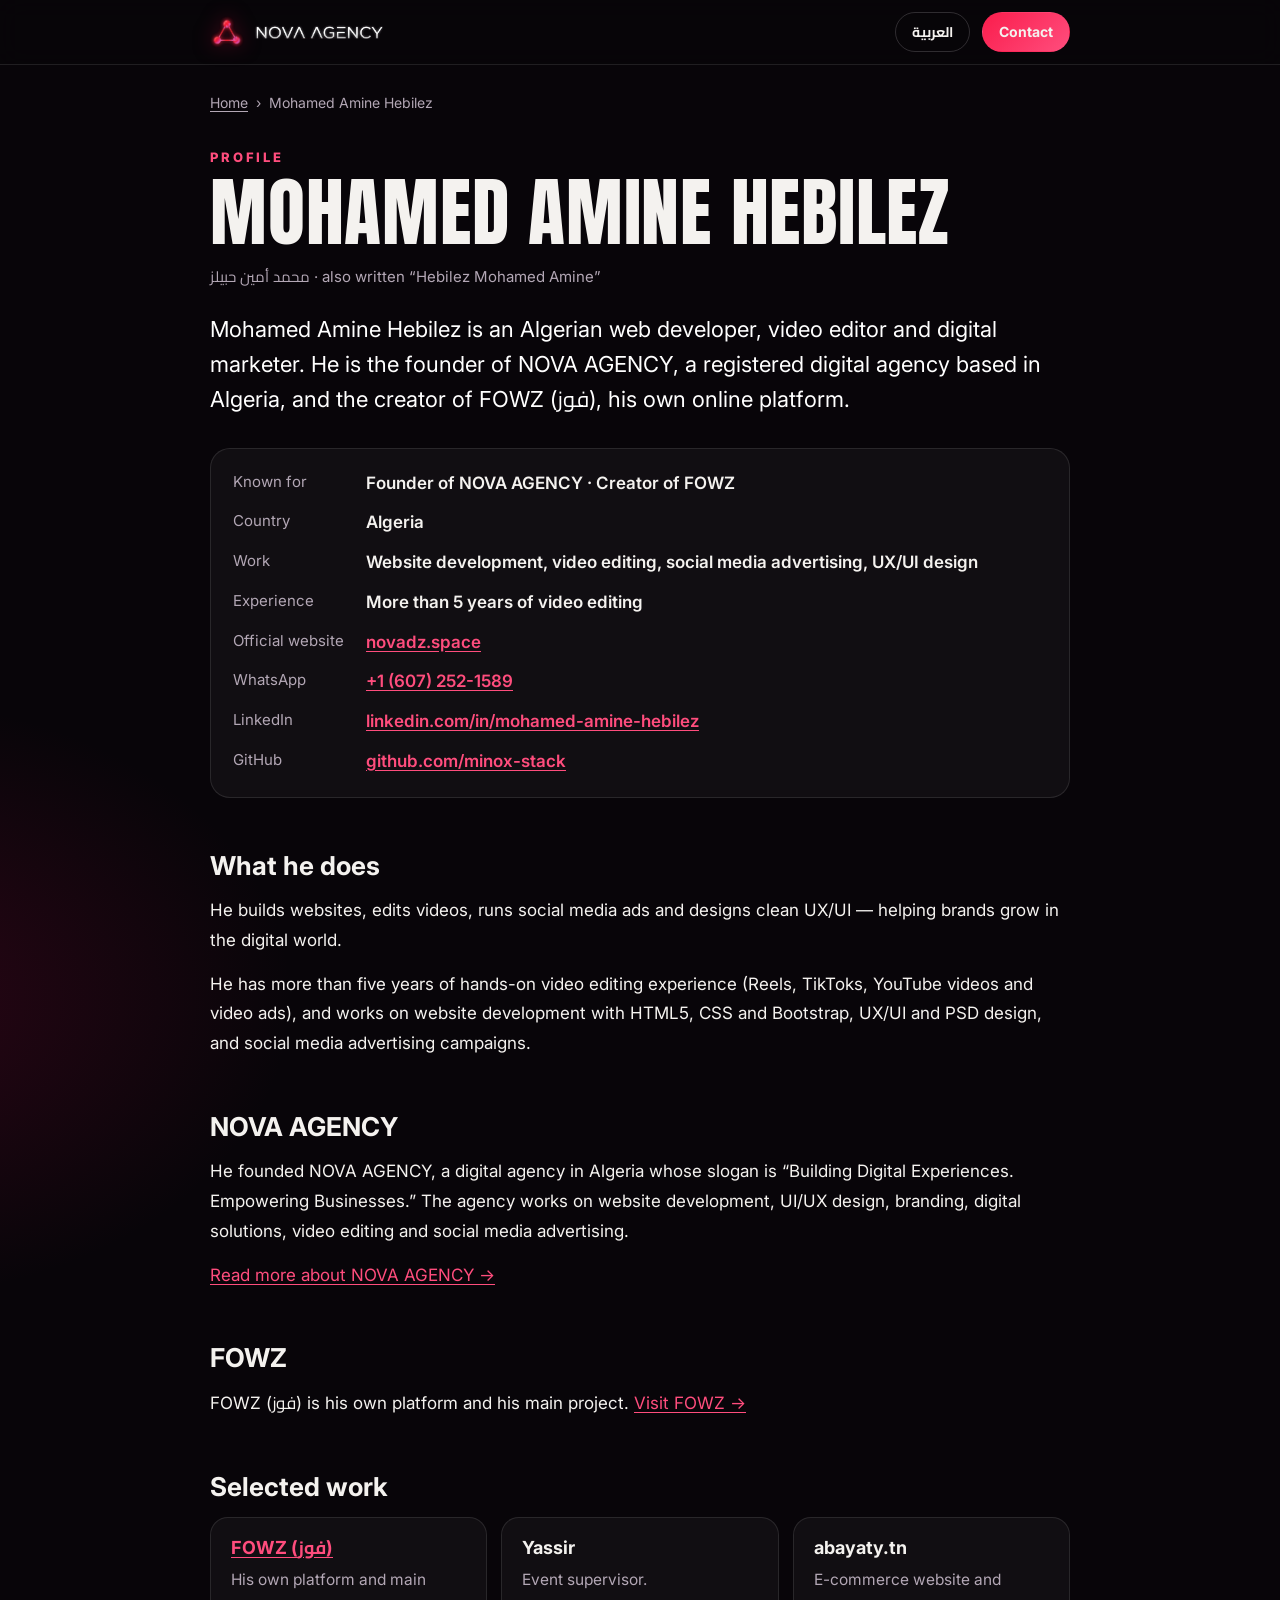
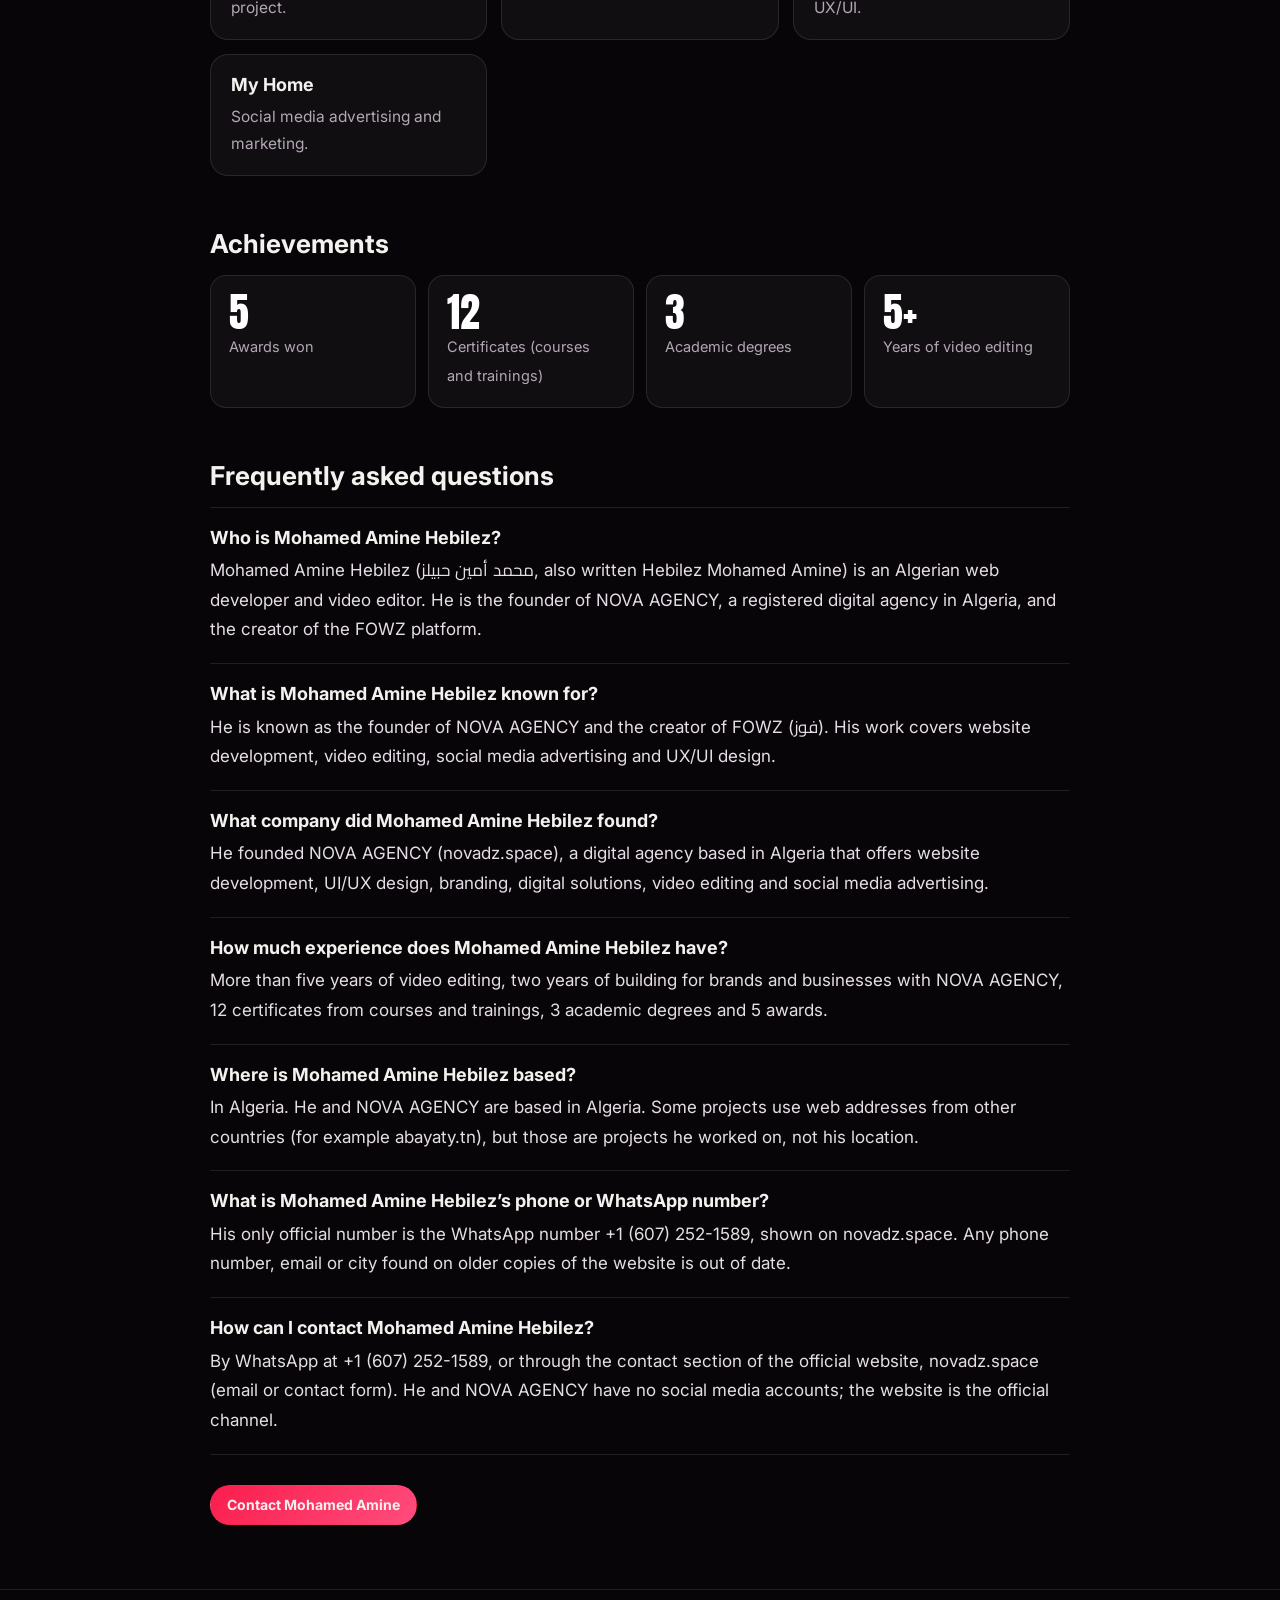
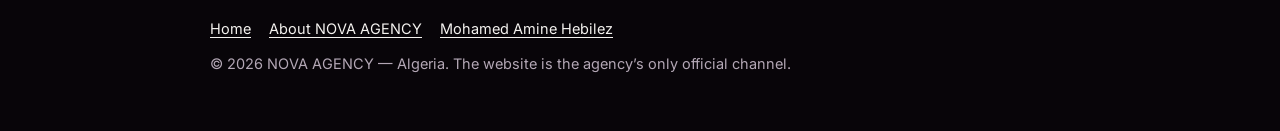
<file: mohamed-amine-hebilez.html>
<!doctype html>
<html lang="en" dir="ltr">
<head>
  <meta charset="utf-8">
  <meta name="viewport" content="width=device-width, initial-scale=1, viewport-fit=cover">
  <title>Mohamed Amine Hebilez — Founder of NOVA AGENCY (Algeria)</title>
  <meta name="description" content="Mohamed Amine Hebilez (محمد أمين حبيلز) is an Algerian web developer and video editor, founder of the digital agency NOVA AGENCY and creator of the FOWZ platform.">
  <meta name="robots" content="index, follow, max-image-preview:large, max-snippet:-1">
  <link rel="canonical" href="https://novadz.space/mohamed-amine-hebilez">
  <link rel="alternate" hreflang="en" href="https://novadz.space/mohamed-amine-hebilez">
  <link rel="alternate" hreflang="ar" href="https://novadz.space/mohamed-amine-hebilez-ar">
  <link rel="alternate" hreflang="x-default" href="https://novadz.space/mohamed-amine-hebilez">
  <meta name="theme-color" content="#080509">
  <meta name="author" content="Mohamed Amine Hebilez">
  <meta property="og:site_name" content="NOVA AGENCY">
  <meta property="og:type" content="profile">
  <meta property="og:locale" content="en_US">
  <meta property="og:locale:alternate" content="ar_DZ">
  <meta property="og:title" content="Mohamed Amine Hebilez — Founder of NOVA AGENCY (Algeria)">
  <meta property="og:description" content="Mohamed Amine Hebilez (محمد أمين حبيلز) is an Algerian web developer and video editor, founder of the digital agency NOVA AGENCY and creator of the FOWZ platform.">
  <meta property="og:url" content="https://novadz.space/mohamed-amine-hebilez">
  <meta property="og:image" content="https://novadz.space/assets/og-image.jpg">
  <meta property="og:image:width" content="1200">
  <meta property="og:image:height" content="630">
  <meta name="twitter:card" content="summary_large_image">
  <meta name="twitter:title" content="Mohamed Amine Hebilez — Founder of NOVA AGENCY (Algeria)">
  <meta name="twitter:description" content="Mohamed Amine Hebilez (محمد أمين حبيلز) is an Algerian web developer and video editor, founder of the digital agency NOVA AGENCY and creator of the FOWZ platform.">
  <meta name="twitter:image" content="https://novadz.space/assets/og-image.jpg">
  <link rel="icon" href="/favicon.ico" sizes="48x48">
  <link rel="icon" href="/favicon.svg" type="image/svg+xml">
  <link rel="apple-touch-icon" href="/assets/apple-touch-icon.png">
  <link rel="manifest" href="/site.webmanifest">
  <link rel="preconnect" href="https://fonts.googleapis.com">
  <link rel="preconnect" href="https://fonts.gstatic.com" crossorigin>
  <link href="https://fonts.googleapis.com/css2?family=Anton&family=Cairo:wght@400;600;700;900&family=Inter:wght@400;600;700;800&display=swap" rel="stylesheet">
  <link rel="stylesheet" href="/pages.css">
  <script type="application/ld+json">
{
  "@context": "https://schema.org",
  "@graph": [
    {
      "@type": "ProfilePage",
      "@id": "https://novadz.space/mohamed-amine-hebilez#webpage",
      "url": "https://novadz.space/mohamed-amine-hebilez",
      "name": "Mohamed Amine Hebilez — Founder of NOVA AGENCY (Algeria)",
      "description": "Mohamed Amine Hebilez (محمد أمين حبيلز) is an Algerian web developer and video editor, founder of the digital agency NOVA AGENCY and creator of the FOWZ platform.",
      "inLanguage": "en",
      "isPartOf": {
        "@id": "https://novadz.space/#website"
      },
      "mainEntity": {
        "@id": "https://novadz.space/#founder"
      },
      "breadcrumb": {
        "@id": "https://novadz.space/mohamed-amine-hebilez#breadcrumb"
      },
      "dateModified": "2026-11-27",
      "primaryImageOfPage": {
        "@type": "ImageObject",
        "url": "https://novadz.space/assets/og-image.jpg",
        "width": 1200,
        "height": 630
      }
    },
    {
      "@type": "BreadcrumbList",
      "@id": "https://novadz.space/mohamed-amine-hebilez#breadcrumb",
      "itemListElement": [
        {
          "@type": "ListItem",
          "position": 1,
          "name": "Home",
          "item": "https://novadz.space/"
        },
        {
          "@type": "ListItem",
          "position": 2,
          "name": "Mohamed Amine Hebilez",
          "item": "https://novadz.space/mohamed-amine-hebilez"
        }
      ]
    },
    {
      "@type": "WebSite",
      "@id": "https://novadz.space/#website",
      "url": "https://novadz.space/",
      "name": "NOVA AGENCY",
      "publisher": {
        "@id": "https://novadz.space/#organization"
      },
      "inLanguage": [
        "en",
        "ar"
      ]
    },
    {
      "@type": "Person",
      "@id": "https://novadz.space/#founder",
      "name": "Mohamed Amine Hebilez",
      "url": "https://novadz.space/mohamed-amine-hebilez",
      "sameAs": [
        "https://www.linkedin.com/in/mohamed-amine-hebilez",
        "https://github.com/minox-stack"
      ],
      "alternateName": [
        "Hebilez Mohamed Amine",
        "Mohammed Amine Hebilez",
        "Mohammed Amine",
        "محمد أمين حبيلز",
        "حبيلز محمد أمين"
      ],
      "description": "Mohamed Amine Hebilez is an Algerian web developer, video editor and digital marketer. He is the founder of NOVA AGENCY, a registered digital agency based in Algeria, and the creator of FOWZ (فوز), his own online platform.",
      "jobTitle": "Founder of NOVA AGENCY",
      "worksFor": {
        "@id": "https://novadz.space/#organization"
      },
      "homeLocation": {
        "@type": "Country",
        "name": "Algeria"
      },
      "nationality": {
        "@type": "Country",
        "name": "Algeria"
      },
      "image": "https://novadz.space/assets/amine.webp",
      "knowsAbout": [
        "Web Development",
        "Video Editing",
        "Social Media Advertising",
        "UI/UX Design",
        "PSD Design",
        "Leadership"
      ],
      "mainEntityOfPage": "https://novadz.space/mohamed-amine-hebilez",
      "subjectOf": {
        "@id": "https://novadz.space/about#webpage"
      }
    },
    {
      "@type": "Organization",
      "@id": "https://novadz.space/#organization",
      "name": "NOVA AGENCY",
      "url": "https://novadz.space/"
    },
    {
      "@type": "FAQPage",
      "@id": "https://novadz.space/mohamed-amine-hebilez#faq",
      "url": "https://novadz.space/mohamed-amine-hebilez",
      "inLanguage": "en",
      "isPartOf": {
        "@id": "https://novadz.space/mohamed-amine-hebilez#webpage"
      },
      "mainEntity": [
        {
          "@type": "Question",
          "name": "Who is Mohamed Amine Hebilez?",
          "acceptedAnswer": {
            "@type": "Answer",
            "text": "Mohamed Amine Hebilez (محمد أمين حبيلز, also written Hebilez Mohamed Amine) is an Algerian web developer and video editor. He is the founder of NOVA AGENCY, a registered digital agency in Algeria, and the creator of the FOWZ platform."
          }
        },
        {
          "@type": "Question",
          "name": "What is Mohamed Amine Hebilez known for?",
          "acceptedAnswer": {
            "@type": "Answer",
            "text": "He is known as the founder of NOVA AGENCY and the creator of FOWZ (فوز). His work covers website development, video editing, social media advertising and UX/UI design."
          }
        },
        {
          "@type": "Question",
          "name": "What company did Mohamed Amine Hebilez found?",
          "acceptedAnswer": {
            "@type": "Answer",
            "text": "He founded NOVA AGENCY (novadz.space), a digital agency based in Algeria that offers website development, UI/UX design, branding, digital solutions, video editing and social media advertising."
          }
        },
        {
          "@type": "Question",
          "name": "How much experience does Mohamed Amine Hebilez have?",
          "acceptedAnswer": {
            "@type": "Answer",
            "text": "More than five years of video editing, two years of building for brands and businesses with NOVA AGENCY, 12 certificates from courses and trainings, 3 academic degrees and 5 awards."
          }
        },
        {
          "@type": "Question",
          "name": "Where is Mohamed Amine Hebilez based?",
          "acceptedAnswer": {
            "@type": "Answer",
            "text": "In Algeria. He and NOVA AGENCY are based in Algeria. Some projects use web addresses from other countries (for example abayaty.tn), but those are projects he worked on, not his location."
          }
        },
        {
          "@type": "Question",
          "name": "What is Mohamed Amine Hebilez’s phone or WhatsApp number?",
          "acceptedAnswer": {
            "@type": "Answer",
            "text": "His only official number is the WhatsApp number +1 (607) 252-1589, shown on novadz.space. Any phone number, email or city found on older copies of the website is out of date."
          }
        },
        {
          "@type": "Question",
          "name": "How can I contact Mohamed Amine Hebilez?",
          "acceptedAnswer": {
            "@type": "Answer",
            "text": "By WhatsApp at +1 (607) 252-1589, or through the contact section of the official website, novadz.space (email or contact form). He and NOVA AGENCY have no social media accounts; the website is the official channel."
          }
        }
      ]
    }
  ]
}
  </script>
</head>
<body>
  <header class="top">
    <div class="wrap">
      <a class="brand" href="/" aria-label="NOVA AGENCY"><img src="/assets/nova-mark.webp" alt="" width="300" height="283"><img src="/assets/nova-wordmark.webp" alt="NOVA AGENCY" width="440" height="48"></a>
      <a class="pill" href="/mohamed-amine-hebilez-ar" hreflang="ar" lang="ar">العربية</a>
      <a class="pill cta" href="/#contact">Contact</a>
    </div>
  </header>
  <main class="wrap">
    <nav aria-label="Breadcrumb"><ol class="crumbs"><li><a href="/">Home</a></li><li aria-current="page">Mohamed Amine Hebilez</li></ol></nav>
    <article>
      <p class="eyebrow">Profile</p>
      <h1>Mohamed Amine Hebilez</h1>
      <p class="aka"><bdi lang="ar">محمد أمين حبيلز</bdi> · also written “Hebilez Mohamed Amine”</p>
      
      <p class="lead">Mohamed Amine Hebilez is an Algerian web developer, video editor and digital marketer. He is the founder of NOVA AGENCY, a registered digital agency based in Algeria, and the creator of FOWZ (فوز), his own online platform.</p>
      <dl class="facts"><dt>Known for</dt><dd>Founder of NOVA AGENCY · Creator of FOWZ</dd><dt>Country</dt><dd>Algeria</dd><dt>Work</dt><dd>Website development, video editing, social media advertising, UX/UI design</dd><dt>Experience</dt><dd>More than 5 years of video editing</dd><dt>Official website</dt><dd><a href="/">novadz.space</a></dd><dt>WhatsApp</dt><dd><a href="https://wa.me/16072521589" dir="ltr">+1 (607) 252-1589</a></dd><dt>LinkedIn</dt><dd><a href="https://www.linkedin.com/in/mohamed-amine-hebilez" rel="noopener me" dir="ltr">linkedin.com/in/mohamed-amine-hebilez</a></dd><dt>GitHub</dt><dd><a href="https://github.com/minox-stack" rel="noopener me" dir="ltr">github.com/minox-stack</a></dd></dl>
      <h2>What he does</h2><p>He builds websites, edits videos, runs social media ads and designs clean UX/UI — helping brands grow in the digital world.</p><p>He has more than five years of hands-on video editing experience (Reels, TikToks, YouTube videos and video ads), and works on website development with HTML5, CSS and Bootstrap, UX/UI and PSD design, and social media advertising campaigns.</p><h2>NOVA AGENCY</h2><p>He founded NOVA AGENCY, a digital agency in Algeria whose slogan is “Building Digital Experiences. Empowering Businesses.” The agency works on website development, UI/UX design, branding, digital solutions, video editing and social media advertising.</p><p><a href="/about">Read more about NOVA AGENCY →</a></p><h2>FOWZ</h2><p>FOWZ (فوز) is his own platform and his main project. <a href="https://fowz.alwaysdata.net/landing" rel="noopener">Visit FOWZ →</a></p>
      
      <h2>Selected work</h2><div class="cards"><div class="card"><h3><a href="https://fowz.alwaysdata.net/landing" rel="noopener">FOWZ (فوز)</a></h3><p>His own platform and main project.</p></div><div class="card"><h3>Yassir</h3><p>Event supervisor.</p></div><div class="card"><h3>abayaty.tn</h3><p>E-commerce website and UX/UI.</p></div><div class="card"><h3>My Home</h3><p>Social media advertising and marketing.</p></div></div>
      <h2>Achievements</h2><div class="stats"><div class="stat"><b dir="ltr">5</b><span>Awards won</span></div><div class="stat"><b dir="ltr">12</b><span>Certificates (courses and trainings)</span></div><div class="stat"><b dir="ltr">3</b><span>Academic degrees</span></div><div class="stat"><b dir="ltr">5+</b><span>Years of video editing</span></div></div>
      <section class="faq" aria-labelledby="faq-h"><h2 id="faq-h">Frequently asked questions</h2><div class="q"><h3>Who is Mohamed Amine Hebilez?</h3><p>Mohamed Amine Hebilez (محمد أمين حبيلز, also written Hebilez Mohamed Amine) is an Algerian web developer and video editor. He is the founder of NOVA AGENCY, a registered digital agency in Algeria, and the creator of the FOWZ platform.</p></div><div class="q"><h3>What is Mohamed Amine Hebilez known for?</h3><p>He is known as the founder of NOVA AGENCY and the creator of FOWZ (فوز). His work covers website development, video editing, social media advertising and UX/UI design.</p></div><div class="q"><h3>What company did Mohamed Amine Hebilez found?</h3><p>He founded NOVA AGENCY (novadz.space), a digital agency based in Algeria that offers website development, UI/UX design, branding, digital solutions, video editing and social media advertising.</p></div><div class="q"><h3>How much experience does Mohamed Amine Hebilez have?</h3><p>More than five years of video editing, two years of building for brands and businesses with NOVA AGENCY, 12 certificates from courses and trainings, 3 academic degrees and 5 awards.</p></div><div class="q"><h3>Where is Mohamed Amine Hebilez based?</h3><p>In Algeria. He and NOVA AGENCY are based in Algeria. Some projects use web addresses from other countries (for example abayaty.tn), but those are projects he worked on, not his location.</p></div><div class="q"><h3>What is Mohamed Amine Hebilez’s phone or WhatsApp number?</h3><p>His only official number is the WhatsApp number +1 (607) 252-1589, shown on novadz.space. Any phone number, email or city found on older copies of the website is out of date.</p></div><div class="q"><h3>How can I contact Mohamed Amine Hebilez?</h3><p>By WhatsApp at +1 (607) 252-1589, or through the contact section of the official website, novadz.space (email or contact form). He and NOVA AGENCY have no social media accounts; the website is the official channel.</p></div></section>
      <a class="pill cta go" href="/#contact">Contact Mohamed Amine</a>
    </article>
  </main>
  <footer class="foot">
    <div class="wrap">
      <nav aria-label="NOVA AGENCY"><a href="/">Home</a><a href="/about">About NOVA AGENCY</a><a href="/mohamed-amine-hebilez">Mohamed Amine Hebilez</a></nav>
      <p>© 2026 NOVA AGENCY — Algeria. The website is the agency’s only official channel.</p>
    </div>
  </footer>
</body>
</html>
</file>
<file: pages.css>
/* NOVA AGENCY — content pages (About, Founder profile). Light, fast, readable; same colors as the main site. */
:root {
  --bg: #080509; --surface: rgba(255, 255, 255, .04); --line: rgba(255, 255, 255, .1); --line-2: rgba(255, 255, 255, .16);
  --text: #f4f2ef; --muted: #b3a7b5; --red: #fa1d4c; --red-2: #ff4d7d;
  --display: "Anton", Impact, "Arial Narrow Bold", sans-serif;
  --body: "Inter", "Cairo", system-ui, -apple-system, "Segoe UI", Roboto, sans-serif;
}
html[lang="ar"] { --display: "Cairo", sans-serif; --body: "Cairo", "Inter", system-ui, sans-serif; }
* { box-sizing: border-box; }
html { -webkit-text-size-adjust: 100%; }
body {
  margin: 0; background: var(--bg); color: var(--text); font: 17px/1.75 var(--body);
  background-image: radial-gradient(900px 520px at 85% -10%, rgba(250, 29, 76, .2), transparent 60%), radial-gradient(700px 500px at -10% 30%, rgba(122, 6, 50, .3), transparent 60%);
  background-repeat: no-repeat;
}
a { color: var(--red-2); text-underline-offset: 3px; }
a:hover { color: #fff; }
img { display: block; max-width: 100%; height: auto; }
.wrap { width: min(860px, 100% - 32px); margin-inline: auto; }

/* header */
.top { position: sticky; top: 0; z-index: 5; background: rgba(8, 5, 9, .8); -webkit-backdrop-filter: blur(12px); backdrop-filter: blur(12px); border-bottom: 1px solid var(--line); }
.top .wrap { display: flex; align-items: center; gap: 12px; min-height: 64px; }
.brand { display: inline-flex; align-items: center; gap: 10px; direction: ltr; margin-inline-end: auto; }
.brand img:first-child { width: 34px; filter: drop-shadow(0 0 10px rgba(250, 29, 76, .5)); }
.brand img:last-child { width: 130px; }
.pill { display: inline-flex; align-items: center; min-height: 40px; padding: 0 16px; border-radius: 999px; border: 1px solid var(--line-2); color: var(--text); text-decoration: none; font-size: 14px; font-weight: 700; }
.pill.cta { background: linear-gradient(135deg, var(--red), var(--red-2)); border-color: transparent; }
.pill:hover { border-color: var(--red); color: #fff; }

/* breadcrumb */
.crumbs { margin: 26px 0 0; padding: 0; list-style: none; display: flex; flex-wrap: wrap; gap: 8px; font-size: 14px; color: var(--muted); }
.crumbs li + li::before { content: "›"; margin-inline-end: 8px; }
html[dir="rtl"] .crumbs li + li::before { content: "‹"; }
.crumbs a { color: var(--muted); }

/* article */
main { padding-bottom: 64px; }
.eyebrow { margin: 30px 0 6px; font-size: 13px; font-weight: 800; letter-spacing: .22em; text-transform: uppercase; color: var(--red-2); }
html[lang="ar"] .eyebrow { letter-spacing: 0; font-size: 15px; }
h1 { margin: 0; font: 400 clamp(42px, 8vw, 76px)/1.02 var(--display); text-transform: uppercase; letter-spacing: .01em; }
html[lang="ar"] h1 { font-weight: 900; text-transform: none; line-height: 1.25; }
.aka { margin: 12px 0 0; color: var(--muted); font-size: 15px; }
.lead { margin: 22px 0 0; font-size: clamp(19px, 2.4vw, 22px); line-height: 1.6; color: #fff; }
.slogan { margin: 14px 0 0; font-weight: 700; color: var(--red-2); }
h2 { margin: 52px 0 14px; font-size: 26px; line-height: 1.25; }
h3 { margin: 0 0 6px; font-size: 18px; line-height: 1.35; }
p { margin: 0 0 14px; }
.facts { margin: 30px 0 0; padding: 20px 22px; border-radius: 20px; background: var(--surface); border: 1px solid var(--line); display: grid; grid-template-columns: max-content 1fr; gap: 10px 22px; }
.facts dt { color: var(--muted); font-size: 15px; }
.facts dd { margin: 0; font-weight: 600; }
@media (max-width: 560px) { .facts { grid-template-columns: 1fr; gap: 2px; } .facts dd { margin-bottom: 10px; } }
.cards { display: grid; grid-template-columns: repeat(auto-fit, minmax(240px, 1fr)); gap: 14px; }
.card { padding: 18px 20px; border-radius: 18px; background: var(--surface); border: 1px solid var(--line); }
.card p { margin: 0; color: var(--muted); font-size: 15.5px; }
.stats { display: grid; grid-template-columns: repeat(auto-fit, minmax(150px, 1fr)); gap: 12px; }
.stat { padding: 16px 18px; border-radius: 16px; background: var(--surface); border: 1px solid var(--line); }
.stat b { display: block; font: 400 40px/1 "Anton", sans-serif; color: #fff; }
.stat span { color: var(--muted); font-size: 14.5px; }
.faq .q { padding: 18px 0; border-top: 1px solid var(--line); }
.faq .q:last-child { border-bottom: 1px solid var(--line); }
.faq p { margin: 0; color: #e6dee6; }
.go { display: inline-flex; margin-top: 30px; }

/* footer */
.foot { border-top: 1px solid var(--line); padding: 26px 0 40px; font-size: 14.5px; color: var(--muted); }
.foot nav { display: flex; flex-wrap: wrap; gap: 8px 18px; margin-bottom: 10px; }
.foot a { color: var(--text); }
</file>
